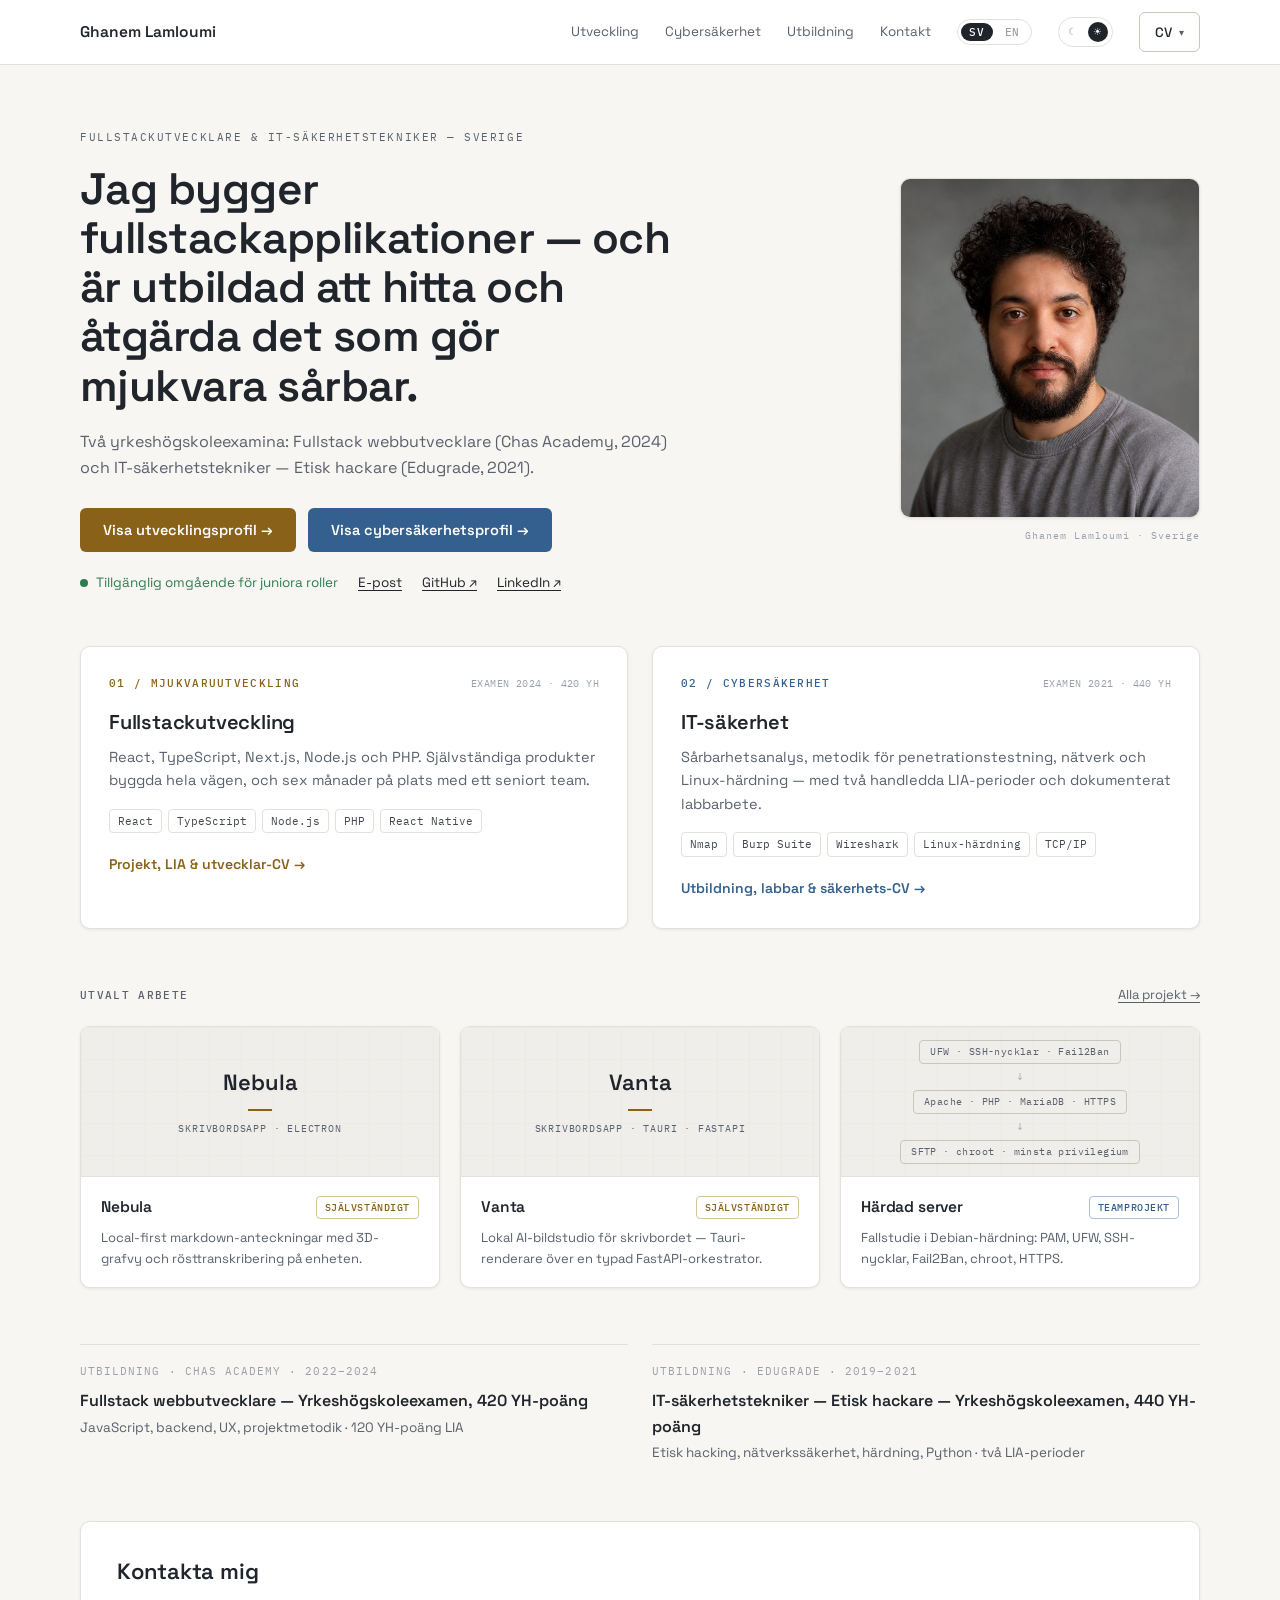
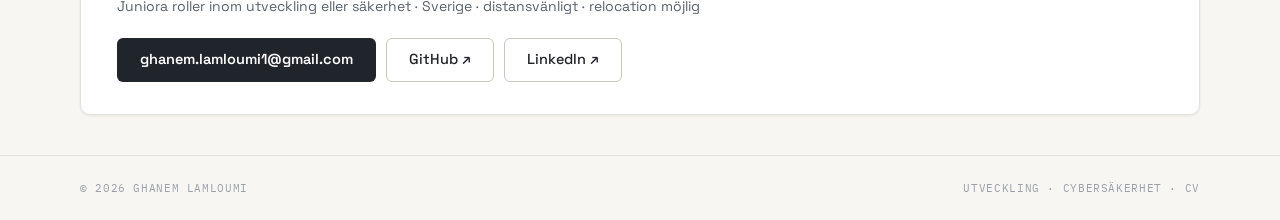
<file: index.html>
<!DOCTYPE html>
<html lang="sv" data-lang="sv" data-theme="dark">
<head>
<meta charset="utf-8">
<meta name="viewport" content="width=device-width, initial-scale=1">
<title data-en="Ghanem Lamloumi — Full-Stack Developer &amp; IT Security Technician">Ghanem Lamloumi — Fullstackutvecklare &amp; IT-säkerhetstekniker</title>
<meta name="description"
      content="Ghanem Lamloumi — fullstackutvecklare och IT-säkerhetstekniker i Sverige. Två yrkeshögskoleexamina, självständiga produkter byggda hela vägen och handledd säkerhetsutbildning."
      data-en="Ghanem Lamloumi — full-stack developer and IT security technician in Sweden. Two Higher Vocational Education diplomas, independent products built end to end, and supervised security training.">
<link rel="canonical" href="https://ghanemla.github.io/">

<meta property="og:type" content="website">
<meta property="og:site_name" content="Ghanem Lamloumi">
<meta property="og:url" content="https://ghanemla.github.io/">
<meta property="og:title" content="Ghanem Lamloumi — Fullstackutvecklare &amp; IT-säkerhetstekniker">
<meta property="og:description" content="Jag bygger fullstackapplikationer — och är utbildad att hitta och åtgärda det som gör mjukvara sårbar.">
<meta property="og:image" content="https://ghanemla.github.io/assets/og-image.png">
<meta property="og:image:width" content="1200">
<meta property="og:image:height" content="630">
<meta property="og:locale" content="sv_SE">
<meta property="og:locale:alternate" content="en_GB">
<meta name="twitter:card" content="summary_large_image">
<meta name="twitter:title" content="Ghanem Lamloumi — Fullstackutvecklare &amp; IT-säkerhetstekniker">
<meta name="twitter:description" content="Jag bygger fullstackapplikationer — och är utbildad att hitta och åtgärda det som gör mjukvara sårbar.">
<meta name="twitter:image" content="https://ghanemla.github.io/assets/og-image.png">

<link rel="icon" href="/assets/favicon.svg" type="image/svg+xml">
<link rel="apple-touch-icon" href="/assets/GL_logo.png">

<script>
/* Apply the saved theme and language before first paint — no flash. */
(function () {
  var el = document.documentElement;
  try {
    var savedTheme = localStorage.getItem('theme');
    el.setAttribute('data-theme', (savedTheme === 'light' || savedTheme === 'dark')
      ? savedTheme
      : (window.matchMedia && window.matchMedia('(prefers-color-scheme: light)').matches ? 'light' : 'dark'));
  } catch (e) {
    el.setAttribute('data-theme', 'dark');
  }
  try {
    var savedLang = localStorage.getItem('lang');
    if (savedLang === 'en' || savedLang === 'sv') {
      el.setAttribute('data-lang', savedLang);
      el.setAttribute('lang', savedLang);
    }
  } catch (e) { /* Swedish stays the default */ }
})();
</script>

<link rel="preconnect" href="https://fonts.googleapis.com">
<link rel="preconnect" href="https://fonts.gstatic.com" crossorigin>
<link rel="stylesheet" href="https://fonts.googleapis.com/css2?family=IBM+Plex+Mono:wght@400;500&family=Space+Grotesk:wght@400;500;600&display=swap">
<link rel="stylesheet" href="/styles.css">
</head>
<body>
<a class="skip-link" href="#main"><span lang="sv">Hoppa till innehåll</span><span lang="en">Skip to content</span></a>

<header class="site-header">
  <nav class="container nav" aria-label="Huvudmeny" data-aria-en="Main">
    <a class="nav__brand" href="/">Ghanem Lamloumi</a>

    <div class="nav__group">
      <ul class="nav__links">
        <li><a class="nav__link" href="/development/"><span lang="sv">Utveckling</span><span lang="en">Development</span></a></li>
        <li><a class="nav__link" href="/cybersecurity/"><span lang="sv">Cybersäkerhet</span><span lang="en">Cybersecurity</span></a></li>
        <li><a class="nav__link" href="#education"><span lang="sv">Utbildning</span><span lang="en">Education</span></a></li>
        <li><a class="nav__link" href="#contact"><span lang="sv">Kontakt</span><span lang="en">Contact</span></a></li>
      </ul>

      <button class="lang-toggle" type="button" data-lang-toggle aria-label="Byt till engelska">
        <span class="lang-toggle__opt lang-toggle__opt--sv" aria-hidden="true">SV</span>
        <span class="lang-toggle__opt lang-toggle__opt--en" aria-hidden="true">EN</span>
      </button>

      <button class="theme-toggle" type="button" data-theme-toggle aria-pressed="false">
        <span class="visually-hidden"><span lang="sv">Ljust tema</span><span lang="en">Light theme</span></span>
        <span class="theme-toggle__opt theme-toggle__opt--dark" aria-hidden="true">☾</span>
        <span class="theme-toggle__opt theme-toggle__opt--light" aria-hidden="true">☀</span>
      </button>

      <div class="menu menu--desktop">
        <button class="menu__button" type="button" data-menu-button aria-expanded="false" aria-controls="cv-menu">
          CV <span class="menu__caret" aria-hidden="true">▾</span>
        </button>
        <div class="menu__list" id="cv-menu" data-menu-panel hidden>
          <p class="menu__group"><span lang="sv">Utvecklare</span><span lang="en">Developer</span></p>
          <a class="menu__item" href="/assets/cv/ghanem-lamloumi-developer-cv-sv.pdf"><span lang="sv">Utvecklar-CV — svenska (PDF)</span><span lang="en">Developer CV — Swedish (PDF)</span></a>
          <a class="menu__item" href="/assets/cv/ghanem-lamloumi-developer-cv-en.pdf"><span lang="sv">Utvecklar-CV — engelska (PDF)</span><span lang="en">Developer CV — English (PDF)</span></a>
          <p class="menu__group"><span lang="sv">Cybersäkerhet</span><span lang="en">Cybersecurity</span></p>
          <a class="menu__item" href="/assets/cv/ghanem-lamloumi-cybersecurity-cv-sv.pdf"><span lang="sv">Cybersäkerhets-CV — svenska (PDF)</span><span lang="en">Cybersecurity CV — Swedish (PDF)</span></a>
          <a class="menu__item" href="/assets/cv/ghanem-lamloumi-cybersecurity-cv-en.pdf"><span lang="sv">Cybersäkerhets-CV — engelska (PDF)</span><span lang="en">Cybersecurity CV — English (PDF)</span></a>
        </div>
      </div>

      <button class="nav__toggle" type="button" data-nav-toggle aria-expanded="false" aria-controls="mobile-nav">
        <span class="visually-hidden"><span lang="sv">Meny</span><span lang="en">Menu</span></span>
        <span aria-hidden="true"></span>
        <span aria-hidden="true"></span>
      </button>
    </div>
  </nav>

  <div class="container nav__mobile" id="mobile-nav" data-nav-panel hidden>
    <a href="/development/"><span lang="sv">Utveckling</span><span lang="en">Development</span></a>
    <a href="/cybersecurity/"><span lang="sv">Cybersäkerhet</span><span lang="en">Cybersecurity</span></a>
    <a href="#education"><span lang="sv">Utbildning</span><span lang="en">Education</span></a>
    <a href="#contact"><span lang="sv">Kontakt</span><span lang="en">Contact</span></a>
    <span class="nav__mobile-label">CV</span>
    <a href="/assets/cv/ghanem-lamloumi-developer-cv-sv.pdf"><span lang="sv">Utvecklar-CV — svenska (PDF)</span><span lang="en">Developer CV — Swedish (PDF)</span></a>
    <a href="/assets/cv/ghanem-lamloumi-developer-cv-en.pdf"><span lang="sv">Utvecklar-CV — engelska (PDF)</span><span lang="en">Developer CV — English (PDF)</span></a>
    <a href="/assets/cv/ghanem-lamloumi-cybersecurity-cv-sv.pdf"><span lang="sv">Cybersäkerhets-CV — svenska (PDF)</span><span lang="en">Cybersecurity CV — Swedish (PDF)</span></a>
    <a href="/assets/cv/ghanem-lamloumi-cybersecurity-cv-en.pdf"><span lang="sv">Cybersäkerhets-CV — engelska (PDF)</span><span lang="en">Cybersecurity CV — English (PDF)</span></a>
  </div>
</header>

<main id="main">

  <!-- ---------------- Hero ---------------- -->
  <section class="container hero">
    <div>
      <p class="hero__kicker"><span lang="sv">Fullstackutvecklare &amp; IT-säkerhetstekniker — Sverige</span><span lang="en">Full-stack developer &amp; IT security technician — Sweden</span></p>

      <div class="portrait__mobile">
        <img src="/assets/Ghanem.jpg" alt="Porträtt av Ghanem Lamloumi" data-alt-en="Portrait of Ghanem Lamloumi" width="76" height="76">
        <div>
          <p class="hero__kicker"><span lang="sv">Fullstackutvecklare &amp;<br>IT-säkerhetstekniker</span><span lang="en">Full-stack developer &amp;<br>IT security technician</span></p>
          <p class="availability"><span lang="sv">Tillgänglig · Sverige</span><span lang="en">Available · Sweden</span></p>
        </div>
      </div>

      <h1 class="hero__title"><span lang="sv">Jag bygger fullstackapplikationer — och är utbildad att hitta och åtgärda det som gör mjukvara sårbar.</span><span lang="en">I build full-stack applications — and I&#8217;m trained to find and fix what makes software vulnerable.</span></h1>
      <p class="hero__support"><span lang="sv">Två yrkeshögskoleexamina: Fullstack webbutvecklare (Chas Academy, 2024) och IT-säkerhetstekniker — Etisk hackare (Edugrade, 2021).</span><span lang="en">Two Higher Vocational Education diplomas: Full-Stack Web Developer (Chas Academy, 2024) and IT Security Technician — Ethical Hacker (Edugrade, 2021).</span></p>

      <div class="hero__actions">
        <a class="btn btn--dev" href="/development/"><span lang="sv">Visa utvecklingsprofil →</span><span lang="en">View development profile →</span></a>
        <a class="btn btn--sec" href="/cybersecurity/"><span lang="sv">Visa cybersäkerhetsprofil →</span><span lang="en">View cybersecurity profile →</span></a>
      </div>

      <div class="hero__inline">
        <span class="availability"><span lang="sv">Tillgänglig omgående för juniora roller</span><span lang="en">Available immediately for junior roles</span></span>
        <a class="link" href="mailto:ghanem.lamloumi1@gmail.com"><span lang="sv">E-post</span><span lang="en">Email</span></a>
        <a class="link" href="https://github.com/Ghanemla" target="_blank" rel="noopener">GitHub ↗</a>
        <a class="link" href="https://www.linkedin.com/in/ghanem-lamloumi" target="_blank" rel="noopener">LinkedIn ↗</a>
      </div>
    </div>

    <div class="portrait">
      <img class="portrait__img" src="/assets/Ghanem.jpg" alt="Porträtt av Ghanem Lamloumi" data-alt-en="Portrait of Ghanem Lamloumi" width="300" height="340">
      <p class="portrait__caption">Ghanem Lamloumi · <span lang="sv">Sverige</span><span lang="en">Sweden</span></p>
    </div>
  </section>

  <!-- ---------------- Pathways ---------------- -->
  <section class="container pathways" aria-label="Karriärvägar" data-aria-en="Career pathways">
    <article class="card pathway path-dev">
      <div class="pathway__head">
        <h2 class="label label--dev"><span lang="sv">01 / Mjukvaruutveckling</span><span lang="en">01 / Software development</span></h2>
        <span class="pathway__meta"><span lang="sv">EXAMEN 2024 · 420 YH</span><span lang="en">DIPLOMA 2024 · 420 YH</span></span>
      </div>
      <h3 class="pathway__title"><span lang="sv">Fullstackutveckling</span><span lang="en">Full-stack development</span></h3>
      <p class="pathway__body"><span lang="sv">React, TypeScript, Next.js, Node.js och PHP. Självständiga produkter byggda hela vägen, och sex månader på plats med ett seniort team.</span><span lang="en">React, TypeScript, Next.js, Node.js and PHP. Independent products built end to end, and six months on-site with a senior team.</span></p>
      <div class="chips">
        <span class="chip">React</span>
        <span class="chip">TypeScript</span>
        <span class="chip">Node.js</span>
        <span class="chip">PHP</span>
        <span class="chip">React Native</span>
      </div>
      <a class="link--accent" href="/development/"><span lang="sv">Projekt, LIA &amp; utvecklar-CV →</span><span lang="en">Projects, internship &amp; developer CV →</span></a>
    </article>

    <article class="card pathway path-sec">
      <div class="pathway__head">
        <h2 class="label label--sec"><span lang="sv">02 / Cybersäkerhet</span><span lang="en">02 / Cybersecurity</span></h2>
        <span class="pathway__meta"><span lang="sv">EXAMEN 2021 · 440 YH</span><span lang="en">DIPLOMA 2021 · 440 YH</span></span>
      </div>
      <h3 class="pathway__title"><span lang="sv">IT-säkerhet</span><span lang="en">IT security</span></h3>
      <p class="pathway__body"><span lang="sv">Sårbarhetsanalys, metodik för penetrationstestning, nätverk och Linux-härdning — med två handledda LIA-perioder och dokumenterat labbarbete.</span><span lang="en">Vulnerability analysis, penetration-testing methodology, networking and Linux hardening — with two supervised internships and documented lab work.</span></p>
      <div class="chips">
        <span class="chip">Nmap</span>
        <span class="chip">Burp Suite</span>
        <span class="chip">Wireshark</span>
        <span class="chip"><span lang="sv">Linux-härdning</span><span lang="en">Linux hardening</span></span>
        <span class="chip">TCP/IP</span>
      </div>
      <a class="link--accent" href="/cybersecurity/"><span lang="sv">Utbildning, labbar &amp; säkerhets-CV →</span><span lang="en">Training, labs &amp; security CV →</span></a>
    </article>
  </section>

  <!-- ---------------- Selected work ---------------- -->
  <section class="container section--bottom" aria-labelledby="selected-work">
    <div class="section-head">
      <h2 class="label" id="selected-work"><span lang="sv">Utvalt arbete</span><span lang="en">Selected work</span></h2>
      <a class="link link--quiet" href="/development/"><span lang="sv">Alla projekt →</span><span lang="en">All projects →</span></a>
    </div>

    <div class="work-grid">
      <article class="card work-card path-dev">
        <div class="cover cover--sm">
          <span class="cover__name">Nebula</span>
          <span class="cover__rule"></span>
          <span class="cover__meta"><span lang="sv">Skrivbordsapp · Electron</span><span lang="en">Desktop app · Electron</span></span>
        </div>
        <div class="work-card__body">
          <div class="work-card__head">
            <h3 class="work-card__title">Nebula</h3>
            <span class="badge badge--dev"><span lang="sv">Självständigt</span><span lang="en">Independent</span></span>
          </div>
          <p class="work-card__desc"><span lang="sv">Local-first markdown-anteckningar med 3D-grafvy och rösttranskribering på enheten.</span><span lang="en">Local-first markdown notes with a 3D graph view and on-device voice transcription.</span></p>
        </div>
      </article>

      <article class="card work-card path-dev">
        <div class="cover cover--sm">
          <span class="cover__name">Vanta</span>
          <span class="cover__rule"></span>
          <span class="cover__meta"><span lang="sv">Skrivbordsapp · Tauri · FastAPI</span><span lang="en">Desktop app · Tauri · FastAPI</span></span>
        </div>
        <div class="work-card__body">
          <div class="work-card__head">
            <h3 class="work-card__title">Vanta</h3>
            <span class="badge badge--dev"><span lang="sv">Självständigt</span><span lang="en">Independent</span></span>
          </div>
          <p class="work-card__desc"><span lang="sv">Lokal AI-bildstudio för skrivbordet — Tauri-renderare över en typad FastAPI-orkestrator.</span><span lang="en">Local-only AI-image desktop studio — Tauri renderer over a typed FastAPI orchestrator.</span></p>
        </div>
      </article>

      <article class="card work-card path-sec">
        <div class="cover cover--sm cover--diagram">
          <span class="cover__box"><span lang="sv">UFW · SSH-nycklar · Fail2Ban</span><span lang="en">UFW · SSH keys · Fail2Ban</span></span>
          <span class="cover__arrow" aria-hidden="true">↓</span>
          <span class="cover__box">Apache · PHP · MariaDB · HTTPS</span>
          <span class="cover__arrow" aria-hidden="true">↓</span>
          <span class="cover__box"><span lang="sv">SFTP · chroot · minsta privilegium</span><span lang="en">SFTP · chroot · least privilege</span></span>
        </div>
        <div class="work-card__body">
          <div class="work-card__head">
            <h3 class="work-card__title"><span lang="sv">Härdad server</span><span lang="en">Hardened server</span></h3>
            <span class="badge badge--sec"><span lang="sv">Teamprojekt</span><span lang="en">Team project</span></span>
          </div>
          <p class="work-card__desc"><span lang="sv">Fallstudie i Debian-härdning: PAM, UFW, SSH-nycklar, Fail2Ban, chroot, HTTPS.</span><span lang="en">Debian hardening case study: PAM, UFW, SSH keys, Fail2Ban, chroot, HTTPS.</span></p>
        </div>
      </article>
    </div>

    <div class="work-list">
      <div class="work-list__row">
        <div>
          <p class="work-list__title">Nebula</p>
          <p class="work-list__desc"><span lang="sv">Local-first anteckningar · 3D-graf · Electron</span><span lang="en">Local-first notes · 3D graph · Electron</span></p>
        </div>
        <span class="badge badge--dev"><span lang="sv">Självständigt</span><span lang="en">Independent</span></span>
      </div>
      <div class="work-list__row">
        <div>
          <p class="work-list__title">Vanta</p>
          <p class="work-list__desc"><span lang="sv">Lokal AI-studio · Tauri · FastAPI</span><span lang="en">Local AI studio · Tauri · FastAPI</span></p>
        </div>
        <span class="badge badge--dev"><span lang="sv">Självständigt</span><span lang="en">Independent</span></span>
      </div>
      <div class="work-list__row">
        <div>
          <p class="work-list__title"><span lang="sv">Härdad server</span><span lang="en">Hardened server</span></p>
          <p class="work-list__desc">Debian · PAM · UFW · Fail2Ban</p>
        </div>
        <span class="badge badge--sec">Team</span>
      </div>
    </div>
  </section>

  <!-- ---------------- Education ---------------- -->
  <section class="container education" id="education" aria-labelledby="education-heading">
    <h2 class="visually-hidden" id="education-heading"><span lang="sv">Utbildning</span><span lang="en">Education</span></h2>

    <div class="education__item">
      <p class="meta"><span lang="sv">Utbildning · Chas Academy · 2022–2024</span><span lang="en">Education · Chas Academy · 2022–2024</span></p>
      <strong class="education__title"><span lang="sv">Fullstack webbutvecklare — Yrkeshögskoleexamen, 420 YH-poäng</span><span lang="en">Full-Stack Web Developer — HVE Diploma, 420 YH</span></strong>
      <span class="education__detail"><span lang="sv">JavaScript, backend, UX, projektmetodik · 120 YH-poäng LIA</span><span lang="en">JavaScript, backend, UX, project methodology · 120 YH internship</span></span>
    </div>

    <div class="education__item">
      <p class="meta"><span lang="sv">Utbildning · Edugrade · 2019–2021</span><span lang="en">Education · Edugrade · 2019–2021</span></p>
      <strong class="education__title"><span lang="sv">IT-säkerhetstekniker — Etisk hackare — Yrkeshögskoleexamen, 440 YH-poäng</span><span lang="en">IT Security Technician — Ethical Hacker — HVE Diploma, 440 YH</span></strong>
      <span class="education__detail"><span lang="sv">Etisk hacking, nätverkssäkerhet, härdning, Python · två LIA-perioder</span><span lang="en">Ethical hacking, network security, hardening, Python · two internships</span></span>
    </div>
  </section>

  <!-- ---------------- Contact ---------------- -->
  <section class="container" id="contact" aria-labelledby="contact-heading">
    <div class="card contact-panel">
      <div>
        <h2 class="contact-panel__title" id="contact-heading"><span lang="sv">Kontakta mig</span><span lang="en">Get in touch</span></h2>
        <p class="contact-panel__sub"><span lang="sv">Juniora roller inom utveckling eller säkerhet · Sverige · distansvänligt · relocation möjlig</span><span lang="en">Junior development or security roles · Sweden · remote-friendly · relocation possible</span></p>
      </div>
      <div class="contact-panel__actions">
        <a class="btn btn--neutral" href="mailto:ghanem.lamloumi1@gmail.com">ghanem.lamloumi1@gmail.com</a>
        <a class="btn btn--outline" href="https://github.com/Ghanemla" target="_blank" rel="noopener">GitHub ↗</a>
        <a class="btn btn--outline" href="https://www.linkedin.com/in/ghanem-lamloumi" target="_blank" rel="noopener">LinkedIn ↗</a>
      </div>
    </div>
  </section>

</main>

<footer class="site-footer">
  <div class="container site-footer__inner">
    <span>© 2026 Ghanem Lamloumi</span>
    <span><span lang="sv">Utveckling · Cybersäkerhet · CV</span><span lang="en">Development · Cybersecurity · CV</span></span>
  </div>
</footer>

<script src="/main.js" defer></script>
</body>
</html>
</file>
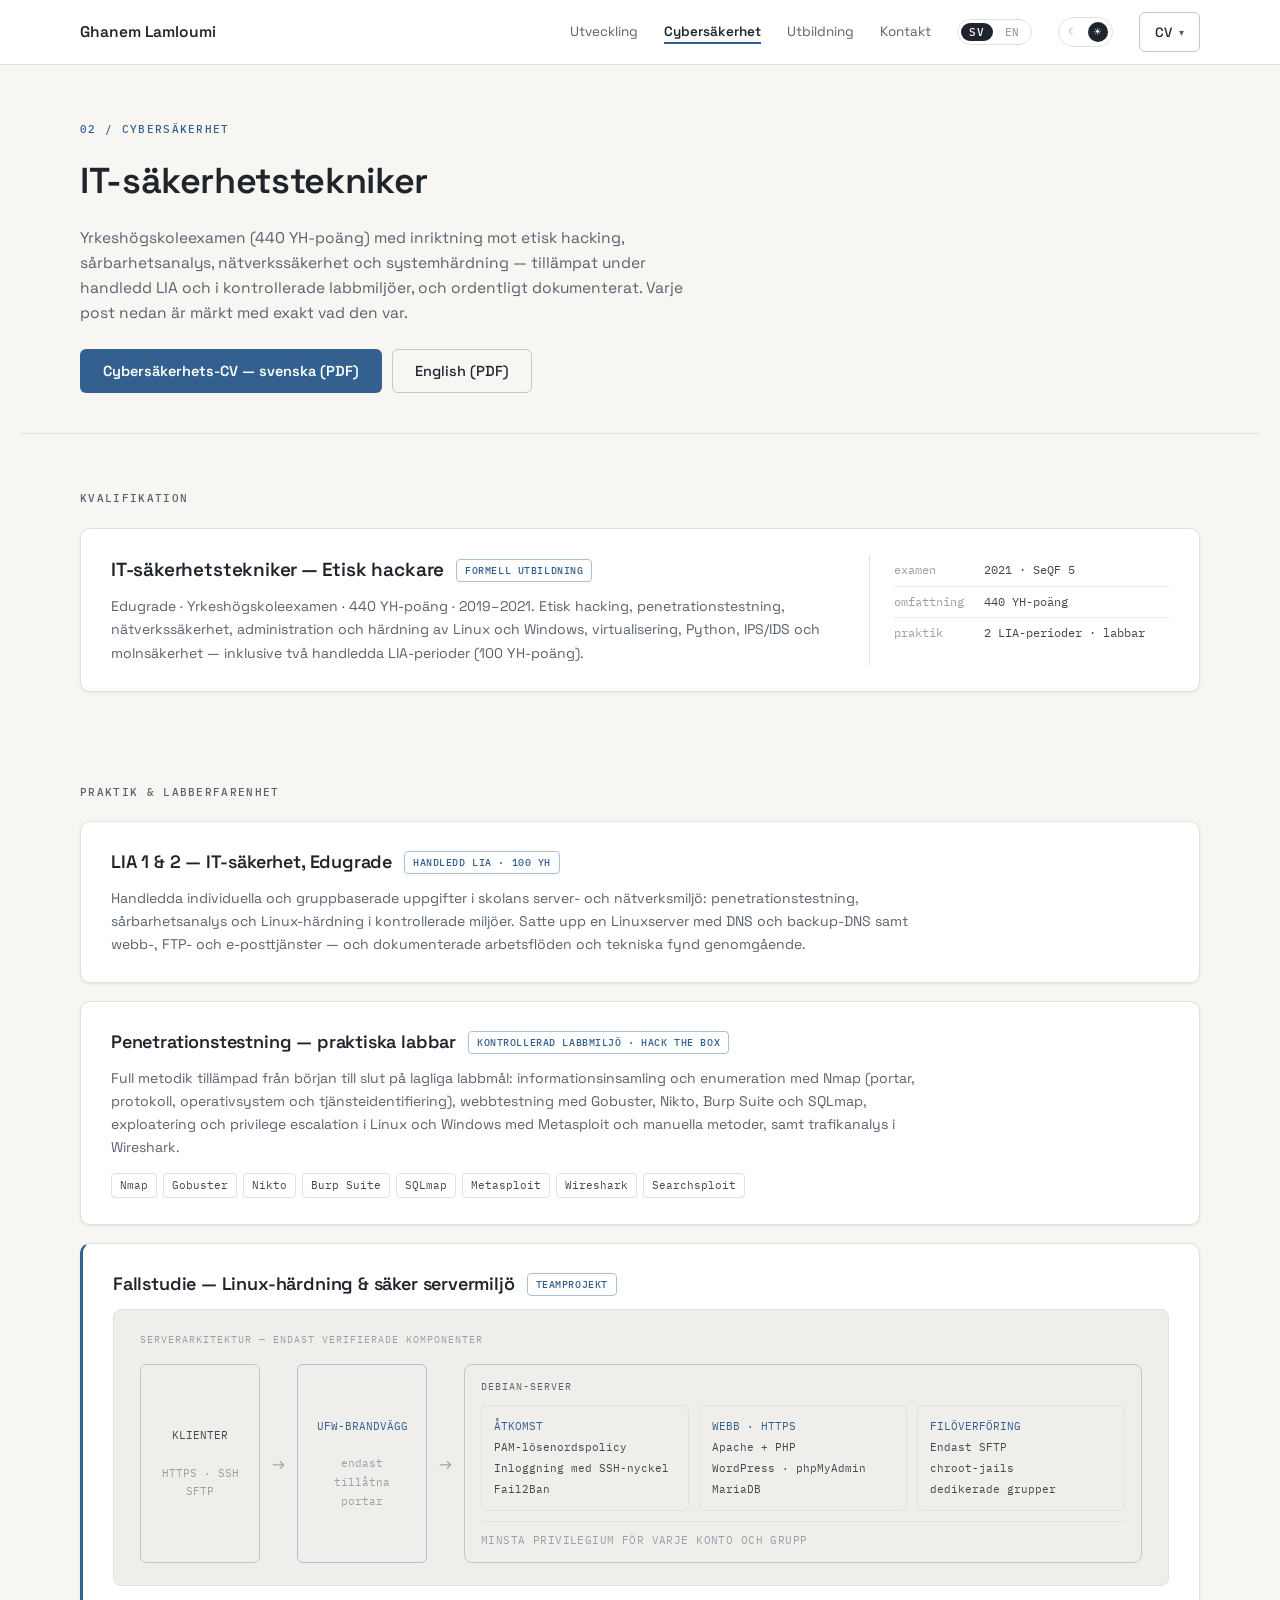
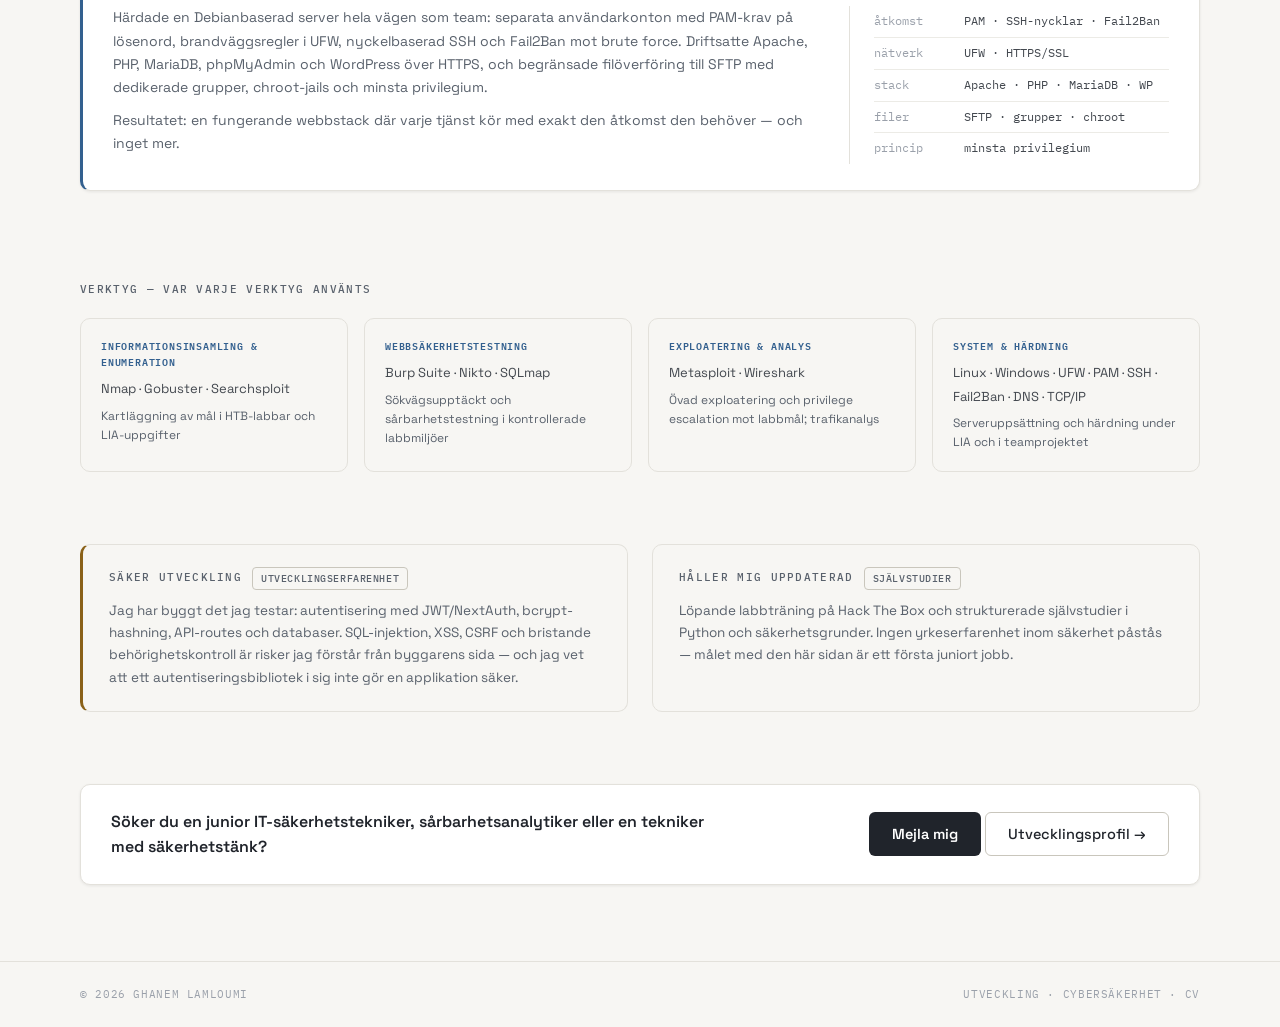
<file: cybersecurity/index.html>
<!DOCTYPE html>
<html lang="sv" data-lang="sv" data-theme="dark">
<head>
<meta charset="utf-8">
<meta name="viewport" content="width=device-width, initial-scale=1">
<title data-en="Cybersecurity — Ghanem Lamloumi, IT Security Technician">Cybersäkerhet — Ghanem Lamloumi, IT-säkerhetstekniker</title>
<meta name="description"
      content="IT-säkerhetstekniker i Sverige: yrkeshögskoleexamen på 440 YH-poäng inom etisk hacking, sårbarhetsanalys, nätverkssäkerhet och systemhärdning — tillämpat under handledd LIA och i kontrollerade labbmiljöer."
      data-en="IT Security Technician in Sweden: a 440 YH Higher Vocational Education diploma in ethical hacking, vulnerability analysis, network security and system hardening, practised in supervised internships and controlled labs.">
<link rel="canonical" href="https://ghanemla.github.io/cybersecurity/">

<meta property="og:type" content="profile">
<meta property="og:site_name" content="Ghanem Lamloumi">
<meta property="og:url" content="https://ghanemla.github.io/cybersecurity/">
<meta property="og:title" content="Cybersäkerhet — Ghanem Lamloumi, IT-säkerhetstekniker">
<meta property="og:description" content="Etisk hacking, sårbarhetsanalys, nätverkssäkerhet och systemhärdning — tillämpat under handledd LIA och i kontrollerade labbmiljöer, och ordentligt dokumenterat.">
<meta property="og:image" content="https://ghanemla.github.io/assets/og-image.png">
<meta property="og:image:width" content="1200">
<meta property="og:image:height" content="630">
<meta property="og:locale" content="sv_SE">
<meta property="og:locale:alternate" content="en_GB">
<meta name="twitter:card" content="summary_large_image">
<meta name="twitter:title" content="Cybersäkerhet — Ghanem Lamloumi, IT-säkerhetstekniker">
<meta name="twitter:description" content="Etisk hacking, sårbarhetsanalys, nätverkssäkerhet och systemhärdning — tillämpat under handledd LIA och i kontrollerade labbmiljöer, och ordentligt dokumenterat.">
<meta name="twitter:image" content="https://ghanemla.github.io/assets/og-image.png">

<link rel="icon" href="/assets/favicon.svg" type="image/svg+xml">
<link rel="apple-touch-icon" href="/assets/GL_logo.png">

<script>
/* Apply the saved theme and language before first paint — no flash. */
(function () {
  var el = document.documentElement;
  try {
    var savedTheme = localStorage.getItem('theme');
    el.setAttribute('data-theme', (savedTheme === 'light' || savedTheme === 'dark')
      ? savedTheme
      : (window.matchMedia && window.matchMedia('(prefers-color-scheme: light)').matches ? 'light' : 'dark'));
  } catch (e) {
    el.setAttribute('data-theme', 'dark');
  }
  try {
    var savedLang = localStorage.getItem('lang');
    if (savedLang === 'en' || savedLang === 'sv') {
      el.setAttribute('data-lang', savedLang);
      el.setAttribute('lang', savedLang);
    }
  } catch (e) { /* Swedish stays the default */ }
})();
</script>

<link rel="preconnect" href="https://fonts.googleapis.com">
<link rel="preconnect" href="https://fonts.gstatic.com" crossorigin>
<link rel="stylesheet" href="https://fonts.googleapis.com/css2?family=IBM+Plex+Mono:wght@400;500&family=Space+Grotesk:wght@400;500;600&display=swap">
<link rel="stylesheet" href="/styles.css">
</head>
<body class="path-sec">
<a class="skip-link" href="#main"><span lang="sv">Hoppa till innehåll</span><span lang="en">Skip to content</span></a>

<header class="site-header">
  <nav class="container nav" aria-label="Huvudmeny" data-aria-en="Main">
    <a class="nav__brand" href="/">Ghanem Lamloumi</a>

    <div class="nav__group">
      <ul class="nav__links">
        <li><a class="nav__link" href="/development/"><span lang="sv">Utveckling</span><span lang="en">Development</span></a></li>
        <li><a class="nav__link" href="/cybersecurity/" aria-current="page"><span lang="sv">Cybersäkerhet</span><span lang="en">Cybersecurity</span></a></li>
        <li><a class="nav__link" href="/#education"><span lang="sv">Utbildning</span><span lang="en">Education</span></a></li>
        <li><a class="nav__link" href="/#contact"><span lang="sv">Kontakt</span><span lang="en">Contact</span></a></li>
      </ul>

      <button class="lang-toggle" type="button" data-lang-toggle aria-label="Byt till engelska">
        <span class="lang-toggle__opt lang-toggle__opt--sv" aria-hidden="true">SV</span>
        <span class="lang-toggle__opt lang-toggle__opt--en" aria-hidden="true">EN</span>
      </button>

      <button class="theme-toggle" type="button" data-theme-toggle aria-pressed="false">
        <span class="visually-hidden"><span lang="sv">Ljust tema</span><span lang="en">Light theme</span></span>
        <span class="theme-toggle__opt theme-toggle__opt--dark" aria-hidden="true">☾</span>
        <span class="theme-toggle__opt theme-toggle__opt--light" aria-hidden="true">☀</span>
      </button>

      <div class="menu menu--desktop">
        <button class="menu__button" type="button" data-menu-button aria-expanded="false" aria-controls="cv-menu">
          CV <span class="menu__caret" aria-hidden="true">▾</span>
        </button>
        <div class="menu__list" id="cv-menu" data-menu-panel hidden>
          <p class="menu__group"><span lang="sv">Utvecklare</span><span lang="en">Developer</span></p>
          <a class="menu__item" href="/assets/cv/ghanem-lamloumi-developer-cv-sv.pdf"><span lang="sv">Utvecklar-CV — svenska (PDF)</span><span lang="en">Developer CV — Swedish (PDF)</span></a>
          <a class="menu__item" href="/assets/cv/ghanem-lamloumi-developer-cv-en.pdf"><span lang="sv">Utvecklar-CV — engelska (PDF)</span><span lang="en">Developer CV — English (PDF)</span></a>
          <p class="menu__group"><span lang="sv">Cybersäkerhet</span><span lang="en">Cybersecurity</span></p>
          <a class="menu__item" href="/assets/cv/ghanem-lamloumi-cybersecurity-cv-sv.pdf"><span lang="sv">Cybersäkerhets-CV — svenska (PDF)</span><span lang="en">Cybersecurity CV — Swedish (PDF)</span></a>
          <a class="menu__item" href="/assets/cv/ghanem-lamloumi-cybersecurity-cv-en.pdf"><span lang="sv">Cybersäkerhets-CV — engelska (PDF)</span><span lang="en">Cybersecurity CV — English (PDF)</span></a>
        </div>
      </div>

      <button class="nav__toggle" type="button" data-nav-toggle aria-expanded="false" aria-controls="mobile-nav">
        <span class="visually-hidden"><span lang="sv">Meny</span><span lang="en">Menu</span></span>
        <span aria-hidden="true"></span>
        <span aria-hidden="true"></span>
      </button>
    </div>
  </nav>

  <div class="container nav__mobile" id="mobile-nav" data-nav-panel hidden>
    <a href="/development/"><span lang="sv">Utveckling</span><span lang="en">Development</span></a>
    <a href="/cybersecurity/" aria-current="page"><span lang="sv">Cybersäkerhet</span><span lang="en">Cybersecurity</span></a>
    <a href="/#education"><span lang="sv">Utbildning</span><span lang="en">Education</span></a>
    <a href="/#contact"><span lang="sv">Kontakt</span><span lang="en">Contact</span></a>
    <span class="nav__mobile-label">CV</span>
    <a href="/assets/cv/ghanem-lamloumi-developer-cv-sv.pdf"><span lang="sv">Utvecklar-CV — svenska (PDF)</span><span lang="en">Developer CV — Swedish (PDF)</span></a>
    <a href="/assets/cv/ghanem-lamloumi-developer-cv-en.pdf"><span lang="sv">Utvecklar-CV — engelska (PDF)</span><span lang="en">Developer CV — English (PDF)</span></a>
    <a href="/assets/cv/ghanem-lamloumi-cybersecurity-cv-sv.pdf"><span lang="sv">Cybersäkerhets-CV — svenska (PDF)</span><span lang="en">Cybersecurity CV — Swedish (PDF)</span></a>
    <a href="/assets/cv/ghanem-lamloumi-cybersecurity-cv-en.pdf"><span lang="sv">Cybersäkerhets-CV — engelska (PDF)</span><span lang="en">Cybersecurity CV — English (PDF)</span></a>
  </div>
</header>

<main id="main">

  <!-- ---------------- Page hero ---------------- -->
  <section class="container page-hero">
    <p class="label label--sec"><span lang="sv">02 / Cybersäkerhet</span><span lang="en">02 / Cybersecurity</span></p>
    <h1 class="page-hero__title"><span lang="sv">IT-säkerhetstekniker</span><span lang="en">IT Security Technician</span></h1>
    <p class="page-hero__lede"><span lang="sv">Yrkeshögskoleexamen (440 YH-poäng) med inriktning mot etisk hacking, sårbarhetsanalys, nätverkssäkerhet och systemhärdning — tillämpat under handledd LIA och i kontrollerade labbmiljöer, och ordentligt dokumenterat. Varje post nedan är märkt med exakt vad den var.</span><span lang="en">Higher Vocational Education diploma (440 YH points) with a focus on ethical hacking, vulnerability analysis, network security and system hardening — practised in supervised internships and controlled labs, and documented properly. Every entry below is labelled with exactly what it was.</span></p>

    <div class="page-hero__actions" lang="sv">
      <a class="btn btn--sec" href="/assets/cv/ghanem-lamloumi-cybersecurity-cv-sv.pdf">Cybersäkerhets-CV — svenska (PDF)</a>
      <a class="btn btn--outline" href="/assets/cv/ghanem-lamloumi-cybersecurity-cv-en.pdf">English (PDF)</a>
    </div>
    <div class="page-hero__actions" lang="en">
      <a class="btn btn--sec" href="/assets/cv/ghanem-lamloumi-cybersecurity-cv-en.pdf">Cybersecurity CV — English (PDF)</a>
      <a class="btn btn--outline" href="/assets/cv/ghanem-lamloumi-cybersecurity-cv-sv.pdf">Svenska (PDF)</a>
    </div>
  </section>

  <!-- ---------------- Qualification ---------------- -->
  <section class="container section" aria-labelledby="qualification">
    <h2 class="label section__label" id="qualification"><span lang="sv">Kvalifikation</span><span lang="en">Qualification</span></h2>

    <div class="card qualification">
      <div>
        <div class="sec-entry__head">
          <h3 class="qualification__title"><span lang="sv">IT-säkerhetstekniker — Etisk hackare</span><span lang="en">IT Security Technician — Ethical Hacker</span></h3>
          <span class="badge badge--sec"><span lang="sv">Formell utbildning</span><span lang="en">Formal education</span></span>
        </div>
        <p class="sec-entry__body"><span lang="sv">Edugrade · Yrkeshögskoleexamen · 440 YH-poäng · 2019–2021. Etisk hacking, penetrationstestning, nätverkssäkerhet, administration och härdning av Linux och Windows, virtualisering, Python, IPS/IDS och molnsäkerhet — inklusive två handledda LIA-perioder (100 YH-poäng).</span><span lang="en">Edugrade · Higher Vocational Education Diploma · 440 YH points · 2019–2021. Ethical hacking, penetration testing, network security, Linux &amp; Windows administration and hardening, virtualisation, Python, IPS/IDS and cloud security — including two supervised internship periods (100 YH points).</span></p>
      </div>
      <div class="specs specs--aside">
        <div class="specs__row"><span class="specs__key specs__key--wide"><span lang="sv">examen</span><span lang="en">diploma</span></span><span>2021 · SeQF 5</span></div>
        <div class="specs__row"><span class="specs__key specs__key--wide"><span lang="sv">omfattning</span><span lang="en">scope</span></span><span><span lang="sv">440 YH-poäng</span><span lang="en">440 YH points</span></span></div>
        <div class="specs__row"><span class="specs__key specs__key--wide"><span lang="sv">praktik</span><span lang="en">practice</span></span><span><span lang="sv">2 LIA-perioder · labbar</span><span lang="en">2 internships · labs</span></span></div>
      </div>
    </div>
  </section>

  <!-- ---------------- Practical training ---------------- -->
  <section class="container section--tight" aria-labelledby="practical-training">
    <h2 class="label section__label" id="practical-training"><span lang="sv">Praktik &amp; labberfarenhet</span><span lang="en">Practical training &amp; lab experience</span></h2>

    <article class="card sec-entry">
      <div class="sec-entry__head">
        <h3 class="sec-entry__title"><span lang="sv">LIA 1 &amp; 2 — IT-säkerhet, Edugrade</span><span lang="en">Internships 1 &amp; 2 — IT security, Edugrade</span></h3>
        <span class="badge badge--sec"><span lang="sv">Handledd LIA · 100 YH</span><span lang="en">Supervised internship · 100 YH</span></span>
      </div>
      <p class="sec-entry__body"><span lang="sv">Handledda individuella och gruppbaserade uppgifter i skolans server- och nätverksmiljö: penetrationstestning, sårbarhetsanalys och Linux-härdning i kontrollerade miljöer. Satte upp en Linuxserver med DNS och backup-DNS samt webb-, FTP- och e-posttjänster — och dokumenterade arbetsflöden och tekniska fynd genomgående.</span><span lang="en">Supervised individual and group assignments in the school&#8217;s server and network environment: penetration testing, vulnerability analysis and Linux hardening in controlled settings. Built a Linux server with DNS and backup DNS plus web, FTP and email services — documenting workflows and technical findings throughout.</span></p>
    </article>

    <article class="card sec-entry">
      <div class="sec-entry__head">
        <h3 class="sec-entry__title"><span lang="sv">Penetrationstestning — praktiska labbar</span><span lang="en">Penetration-testing labs</span></h3>
        <span class="badge badge--sec"><span lang="sv">Kontrollerad labbmiljö · Hack The Box</span><span lang="en">Controlled lab · Hack The Box</span></span>
      </div>
      <p class="sec-entry__body"><span lang="sv">Full metodik tillämpad från början till slut på lagliga labbmål: informationsinsamling och enumeration med Nmap (portar, protokoll, operativsystem och tjänsteidentifiering), webbtestning med Gobuster, Nikto, Burp Suite och SQLmap, exploatering och privilege escalation i Linux och Windows med Metasploit och manuella metoder, samt trafikanalys i Wireshark.</span><span lang="en">Full methodology practised end to end on legal lab targets: reconnaissance and enumeration with Nmap (ports, protocols, OS and service identification), web testing with Gobuster, Nikto, Burp Suite and SQLmap, exploitation and privilege escalation on Linux and Windows with Metasploit and manual techniques, and traffic analysis in Wireshark.</span></p>
      <div class="chips chips--spaced">
        <span class="chip">Nmap</span>
        <span class="chip">Gobuster</span>
        <span class="chip">Nikto</span>
        <span class="chip">Burp Suite</span>
        <span class="chip">SQLmap</span>
        <span class="chip">Metasploit</span>
        <span class="chip">Wireshark</span>
        <span class="chip">Searchsploit</span>
      </div>
    </article>

    <!-- Case study -->
    <article class="card card--accent-sec sec-entry">
      <div class="sec-entry__head">
        <h3 class="sec-entry__title"><span lang="sv">Fallstudie — Linux-härdning &amp; säker servermiljö</span><span lang="en">Case study — Linux hardening &amp; secure server environment</span></h3>
        <span class="badge badge--sec"><span lang="sv">Teamprojekt</span><span lang="en">Team project</span></span>
      </div>

      <figure class="diagram">
        <figcaption class="diagram__caption"><span lang="sv">Serverarkitektur — endast verifierade komponenter</span><span lang="en">Server architecture — verified components only</span></figcaption>
        <div class="diagram__flow">
          <div class="diagram__node diagram__node--clients">
            <span lang="sv">KLIENTER</span><span lang="en">CLIENTS</span><br><small>HTTPS · SSH<br>SFTP</small>
          </div>
          <div class="diagram__arrow" aria-hidden="true"><span>→</span></div>
          <div class="diagram__node diagram__node--firewall">
            <span lang="sv">UFW-BRANDVÄGG</span><span lang="en">UFW FIREWALL</span><br><small><span lang="sv">endast tillåtna<br>portar</span><span lang="en">allow-listed<br>ports only</span></small>
          </div>
          <div class="diagram__arrow" aria-hidden="true"><span>→</span></div>
          <div class="diagram__server">
            <p class="diagram__server-label"><span lang="sv">Debian-server</span><span lang="en">Debian server</span></p>
            <div class="diagram__cols">
              <div class="diagram__col">
                <span class="diagram__col-title"><span lang="sv">ÅTKOMST</span><span lang="en">ACCESS</span></span><br>
                <span lang="sv">PAM-lösenordspolicy<br>Inloggning med SSH-nyckel<br>Fail2Ban</span><span lang="en">PAM password policy<br>SSH key-only login<br>Fail2Ban</span>
              </div>
              <div class="diagram__col">
                <span class="diagram__col-title"><span lang="sv">WEBB · HTTPS</span><span lang="en">WEB · HTTPS</span></span><br>
                Apache + PHP<br>WordPress · phpMyAdmin<br>MariaDB
              </div>
              <div class="diagram__col">
                <span class="diagram__col-title"><span lang="sv">FILÖVERFÖRING</span><span lang="en">FILE TRANSFER</span></span><br>
                <span lang="sv">Endast SFTP<br>chroot-jails<br>dedikerade grupper</span><span lang="en">SFTP only<br>chroot jails<br>dedicated groups</span>
              </div>
            </div>
            <p class="diagram__foot"><span lang="sv">Minsta privilegium för varje konto och grupp</span><span lang="en">Least-privilege permissions for every account and group</span></p>
          </div>
        </div>
      </figure>

      <div class="case-split">
        <div>
          <p class="sec-entry__body"><span lang="sv">Härdade en Debianbaserad server hela vägen som team: separata användarkonton med PAM-krav på lösenord, brandväggsregler i UFW, nyckelbaserad SSH och Fail2Ban mot brute force. Driftsatte Apache, PHP, MariaDB, phpMyAdmin och WordPress över HTTPS, och begränsade filöverföring till SFTP med dedikerade grupper, chroot-jails och minsta privilegium.</span><span lang="en">Hardened a Debian-based server end to end as a team: separate user accounts with PAM password requirements, UFW firewall rules, key-based SSH and Fail2Ban against brute force. Deployed Apache, PHP, MariaDB, phpMyAdmin and WordPress over HTTPS, and restricted file transfer to SFTP with dedicated groups, chroot jails and least-privilege permissions.</span></p>
          <p class="sec-entry__body"><span lang="sv">Resultatet: en fungerande webbstack där varje tjänst kör med exakt den åtkomst den behöver — och inget mer.</span><span lang="en">The result: a functioning full web stack where every service runs with exactly the access it needs — and nothing more.</span></p>
        </div>
        <div class="specs specs--aside">
          <div class="specs__row"><span class="specs__key specs__key--wide"><span lang="sv">åtkomst</span><span lang="en">access</span></span><span><span lang="sv">PAM · SSH-nycklar · Fail2Ban</span><span lang="en">PAM · SSH keys · Fail2Ban</span></span></div>
          <div class="specs__row"><span class="specs__key specs__key--wide"><span lang="sv">nätverk</span><span lang="en">network</span></span><span>UFW · HTTPS/SSL</span></div>
          <div class="specs__row"><span class="specs__key specs__key--wide">stack</span><span>Apache · PHP · MariaDB · WP</span></div>
          <div class="specs__row"><span class="specs__key specs__key--wide"><span lang="sv">filer</span><span lang="en">files</span></span><span><span lang="sv">SFTP · grupper · chroot</span><span lang="en">SFTP · groups · chroot</span></span></div>
          <div class="specs__row"><span class="specs__key specs__key--wide"><span lang="sv">princip</span><span lang="en">principle</span></span><span><span lang="sv">minsta privilegium</span><span lang="en">least privilege</span></span></div>
        </div>
      </div>
    </article>
  </section>

  <!-- ---------------- Toolset ---------------- -->
  <section class="container section--tight" aria-labelledby="toolset">
    <h2 class="label section__label" id="toolset"><span lang="sv">Verktyg — var varje verktyg använts</span><span lang="en">Toolset — where each tool was used</span></h2>

    <div class="tool-grid">
      <article class="card card--flat tool-card">
        <h3 class="tool-card__label"><span lang="sv">Informationsinsamling &amp; enumeration</span><span lang="en">Recon &amp; enumeration</span></h3>
        <p class="tool-card__list">Nmap · Gobuster · Searchsploit</p>
        <p class="tool-card__where"><span lang="sv">Kartläggning av mål i HTB-labbar och LIA-uppgifter</span><span lang="en">Target mapping in HTB labs and internship assignments</span></p>
      </article>

      <article class="card card--flat tool-card">
        <h3 class="tool-card__label"><span lang="sv">Webbsäkerhetstestning</span><span lang="en">Web-security testing</span></h3>
        <p class="tool-card__list">Burp Suite · Nikto · SQLmap</p>
        <p class="tool-card__where"><span lang="sv">Sökvägsupptäckt och sårbarhetstestning i kontrollerade labbmiljöer</span><span lang="en">Path discovery and vulnerability testing in controlled labs</span></p>
      </article>

      <article class="card card--flat tool-card">
        <h3 class="tool-card__label"><span lang="sv">Exploatering &amp; analys</span><span lang="en">Exploitation &amp; analysis</span></h3>
        <p class="tool-card__list">Metasploit · Wireshark</p>
        <p class="tool-card__where"><span lang="sv">Övad exploatering och privilege escalation mot labbmål; trafikanalys</span><span lang="en">Exploitation practice and privesc on lab targets; traffic analysis</span></p>
      </article>

      <article class="card card--flat tool-card">
        <h3 class="tool-card__label"><span lang="sv">System &amp; härdning</span><span lang="en">Systems &amp; hardening</span></h3>
        <p class="tool-card__list">Linux · Windows · UFW · PAM · SSH · Fail2Ban · DNS · TCP/IP</p>
        <p class="tool-card__where"><span lang="sv">Serveruppsättning och härdning under LIA och i teamprojektet</span><span lang="en">Server builds and hardening in internships and the team project</span></p>
      </article>
    </div>
  </section>

  <!-- ---------------- Context notes ---------------- -->
  <section class="container section--tight note-grid" aria-label="Sammanhang" data-aria-en="Context">
    <article class="card card--flat card--accent-dev note">
      <div class="note__head">
        <h2 class="label"><span lang="sv">Säker utveckling</span><span lang="en">Security-aware development</span></h2>
        <span class="badge"><span lang="sv">Utvecklingserfarenhet</span><span lang="en">Development experience</span></span>
      </div>
      <p class="note__body"><span lang="sv">Jag har byggt det jag testar: autentisering med JWT/NextAuth, bcrypt-hashning, API-routes och databaser. SQL-injektion, XSS, CSRF och bristande behörighetskontroll är risker jag förstår från byggarens sida — och jag vet att ett autentiseringsbibliotek i sig inte gör en applikation säker.</span><span lang="en">I&#8217;ve built what I test: JWT/NextAuth authentication, bcrypt hashing, API routes and databases. SQL injection, XSS, CSRF and broken access control are risks I understand from the builder&#8217;s side — and I know an auth library alone doesn&#8217;t make an application secure.</span></p>
    </article>

    <article class="card card--flat note">
      <div class="note__head">
        <h2 class="label"><span lang="sv">Håller mig uppdaterad</span><span lang="en">Keeping current</span></h2>
        <span class="badge"><span lang="sv">Självstudier</span><span lang="en">Independent learning</span></span>
      </div>
      <p class="note__body"><span lang="sv">Löpande labbträning på Hack The Box och strukturerade självstudier i Python och säkerhetsgrunder. Ingen yrkeserfarenhet inom säkerhet påstås — målet med den här sidan är ett första juniort jobb.</span><span lang="en">Ongoing lab practice on Hack The Box and structured self-study in Python and security fundamentals. No professional security employment is claimed — the goal of this page is a first junior role.</span></p>
    </article>
  </section>

  <!-- ---------------- CTA ---------------- -->
  <section class="container section--tight">
    <div class="card cta-panel">
      <p class="cta-panel__title"><span lang="sv">Söker du en junior IT-säkerhetstekniker, sårbarhetsanalytiker eller en tekniker med säkerhetstänk?</span><span lang="en">Looking for a junior IT-security technician, vulnerability analyst or security-minded technical professional?</span></p>
      <div class="cta-panel__actions">
        <a class="btn btn--neutral" href="mailto:ghanem.lamloumi1@gmail.com"><span lang="sv">Mejla mig</span><span lang="en">Email me</span></a>
        <a class="btn btn--outline" href="/development/"><span lang="sv">Utvecklingsprofil →</span><span lang="en">Development profile →</span></a>
      </div>
    </div>
  </section>

</main>

<footer class="site-footer">
  <div class="container site-footer__inner">
    <span>© 2026 Ghanem Lamloumi</span>
    <span><span lang="sv">Utveckling · Cybersäkerhet · CV</span><span lang="en">Development · Cybersecurity · CV</span></span>
  </div>
</footer>

<script src="/main.js" defer></script>
</body>
</html>
</file>
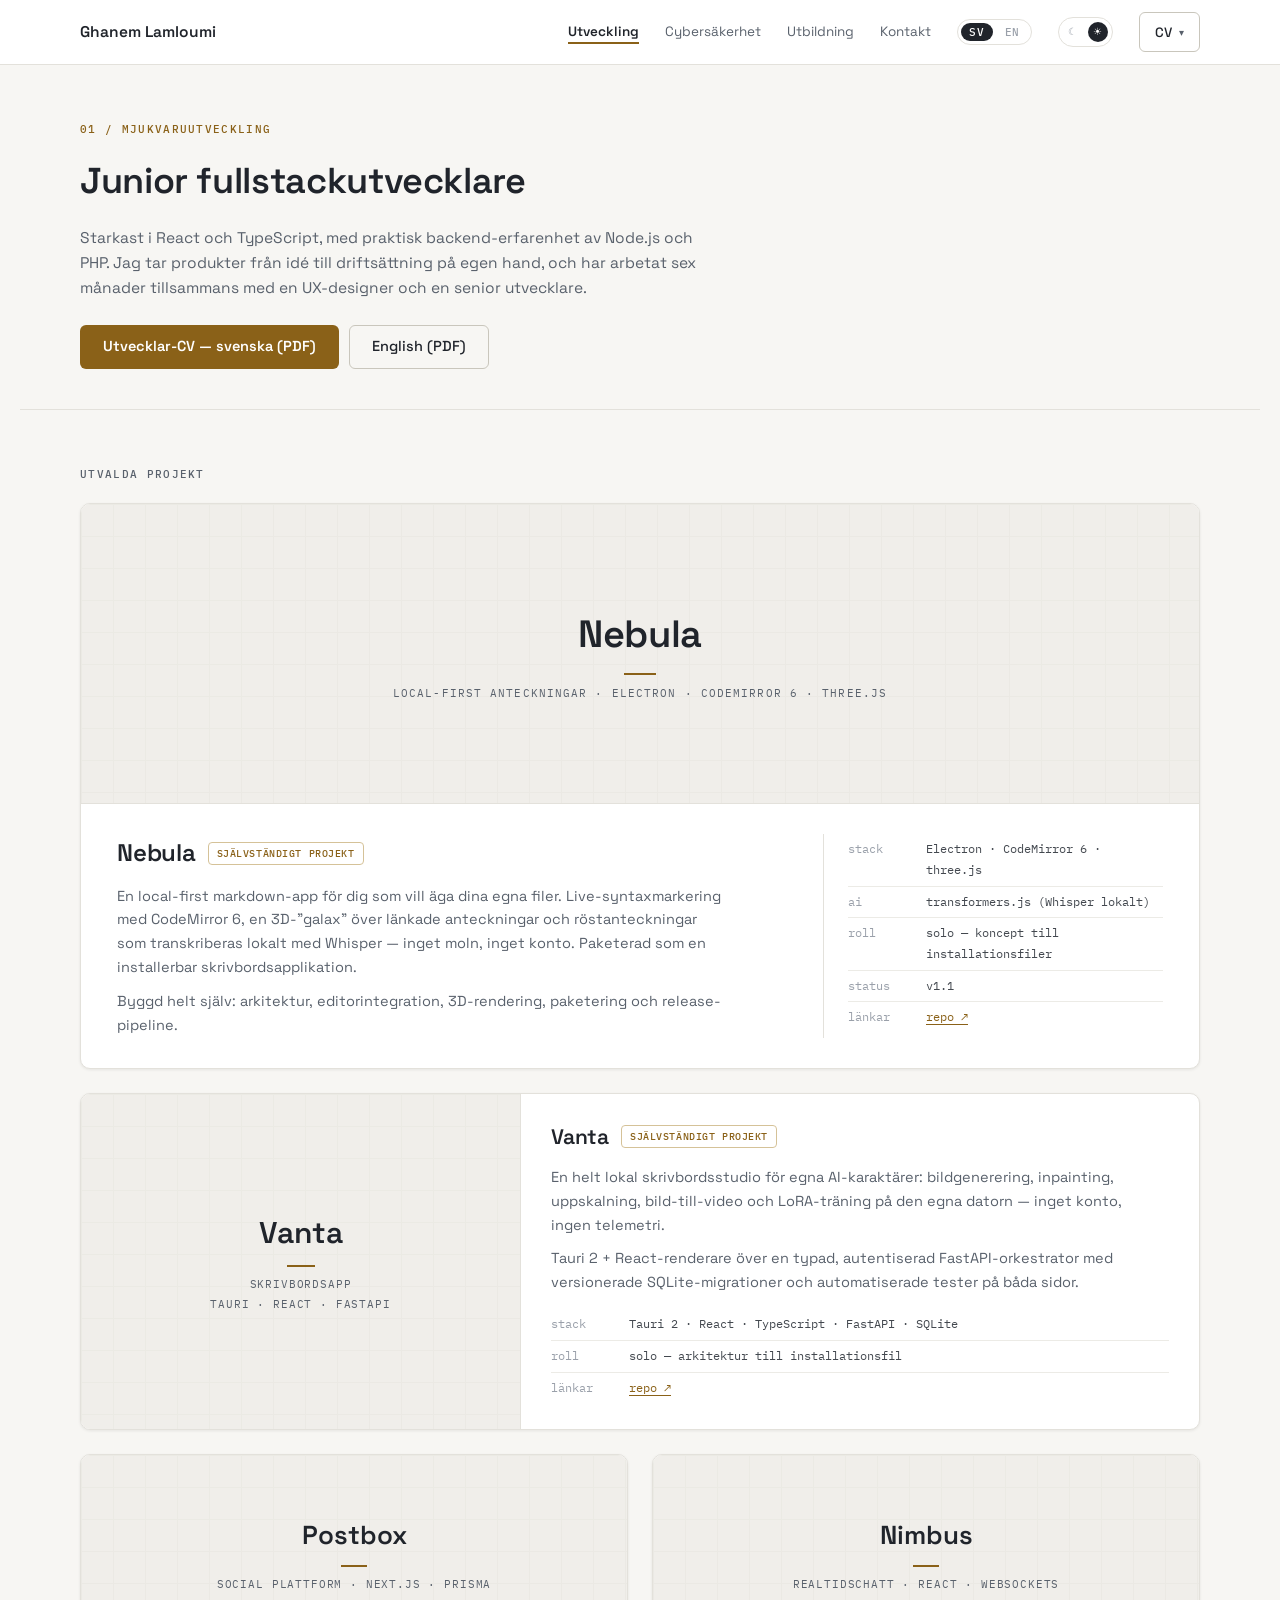
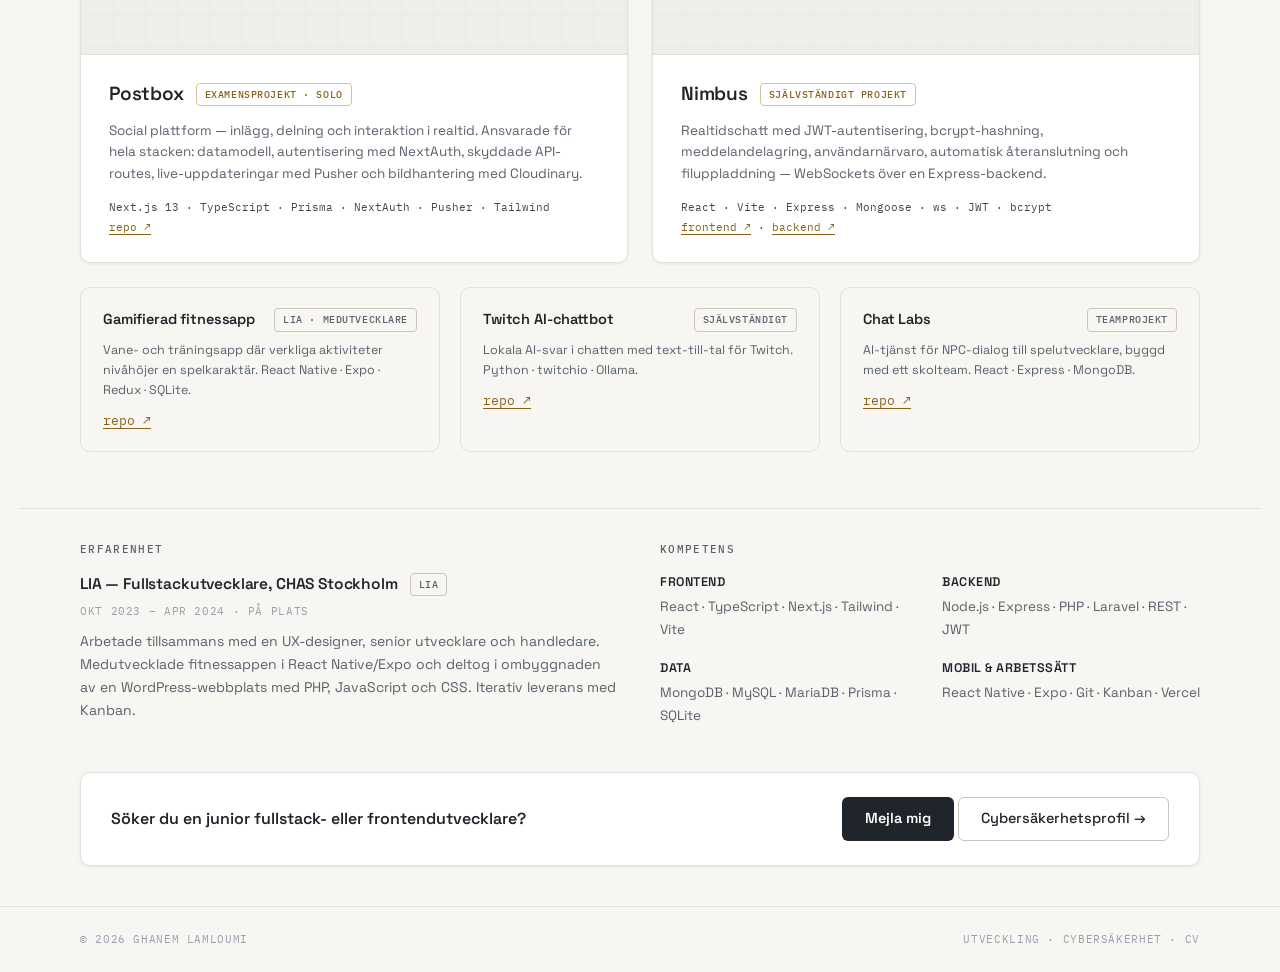
<file: development/index.html>
<!DOCTYPE html>
<html lang="sv" data-lang="sv" data-theme="dark">
<head>
<meta charset="utf-8">
<meta name="viewport" content="width=device-width, initial-scale=1">
<title data-en="Development — Ghanem Lamloumi, junior full-stack developer">Utveckling — Ghanem Lamloumi, junior fullstackutvecklare</title>
<meta name="description"
      content="Junior fullstackutvecklare i Sverige: React, TypeScript, Node.js och PHP. Självständiga skrivbords- och webbprodukter, sex månaders LIA och yrkeshögskoleexamen från Chas Academy."
      data-en="Junior full-stack developer in Sweden: React, TypeScript, Node.js and PHP. Independent desktop and web products, a six-month internship, and a Higher Vocational Education diploma from Chas Academy.">
<link rel="canonical" href="https://ghanemla.github.io/development/">

<meta property="og:type" content="profile">
<meta property="og:site_name" content="Ghanem Lamloumi">
<meta property="og:url" content="https://ghanemla.github.io/development/">
<meta property="og:title" content="Utveckling — Ghanem Lamloumi, junior fullstackutvecklare">
<meta property="og:description" content="React, TypeScript, Node.js och PHP. Självständiga produkter byggda hela vägen, plus sex månader med ett seniort team.">
<meta property="og:image" content="https://ghanemla.github.io/assets/og-image.png">
<meta property="og:image:width" content="1200">
<meta property="og:image:height" content="630">
<meta property="og:locale" content="sv_SE">
<meta property="og:locale:alternate" content="en_GB">
<meta name="twitter:card" content="summary_large_image">
<meta name="twitter:title" content="Utveckling — Ghanem Lamloumi, junior fullstackutvecklare">
<meta name="twitter:description" content="React, TypeScript, Node.js och PHP. Självständiga produkter byggda hela vägen, plus sex månader med ett seniort team.">
<meta name="twitter:image" content="https://ghanemla.github.io/assets/og-image.png">

<link rel="icon" href="/assets/favicon.svg" type="image/svg+xml">
<link rel="apple-touch-icon" href="/assets/GL_logo.png">

<script>
/* Apply the saved theme and language before first paint — no flash. */
(function () {
  var el = document.documentElement;
  try {
    var savedTheme = localStorage.getItem('theme');
    el.setAttribute('data-theme', (savedTheme === 'light' || savedTheme === 'dark')
      ? savedTheme
      : (window.matchMedia && window.matchMedia('(prefers-color-scheme: light)').matches ? 'light' : 'dark'));
  } catch (e) {
    el.setAttribute('data-theme', 'dark');
  }
  try {
    var savedLang = localStorage.getItem('lang');
    if (savedLang === 'en' || savedLang === 'sv') {
      el.setAttribute('data-lang', savedLang);
      el.setAttribute('lang', savedLang);
    }
  } catch (e) { /* Swedish stays the default */ }
})();
</script>

<link rel="preconnect" href="https://fonts.googleapis.com">
<link rel="preconnect" href="https://fonts.gstatic.com" crossorigin>
<link rel="stylesheet" href="https://fonts.googleapis.com/css2?family=IBM+Plex+Mono:wght@400;500&family=Space+Grotesk:wght@400;500;600&display=swap">
<link rel="stylesheet" href="/styles.css">
</head>
<body class="path-dev">
<a class="skip-link" href="#main"><span lang="sv">Hoppa till innehåll</span><span lang="en">Skip to content</span></a>

<header class="site-header">
  <nav class="container nav" aria-label="Huvudmeny" data-aria-en="Main">
    <a class="nav__brand" href="/">Ghanem Lamloumi</a>

    <div class="nav__group">
      <ul class="nav__links">
        <li><a class="nav__link" href="/development/" aria-current="page"><span lang="sv">Utveckling</span><span lang="en">Development</span></a></li>
        <li><a class="nav__link" href="/cybersecurity/"><span lang="sv">Cybersäkerhet</span><span lang="en">Cybersecurity</span></a></li>
        <li><a class="nav__link" href="/#education"><span lang="sv">Utbildning</span><span lang="en">Education</span></a></li>
        <li><a class="nav__link" href="/#contact"><span lang="sv">Kontakt</span><span lang="en">Contact</span></a></li>
      </ul>

      <button class="lang-toggle" type="button" data-lang-toggle aria-label="Byt till engelska">
        <span class="lang-toggle__opt lang-toggle__opt--sv" aria-hidden="true">SV</span>
        <span class="lang-toggle__opt lang-toggle__opt--en" aria-hidden="true">EN</span>
      </button>

      <button class="theme-toggle" type="button" data-theme-toggle aria-pressed="false">
        <span class="visually-hidden"><span lang="sv">Ljust tema</span><span lang="en">Light theme</span></span>
        <span class="theme-toggle__opt theme-toggle__opt--dark" aria-hidden="true">☾</span>
        <span class="theme-toggle__opt theme-toggle__opt--light" aria-hidden="true">☀</span>
      </button>

      <div class="menu menu--desktop">
        <button class="menu__button" type="button" data-menu-button aria-expanded="false" aria-controls="cv-menu">
          CV <span class="menu__caret" aria-hidden="true">▾</span>
        </button>
        <div class="menu__list" id="cv-menu" data-menu-panel hidden>
          <p class="menu__group"><span lang="sv">Utvecklare</span><span lang="en">Developer</span></p>
          <a class="menu__item" href="/assets/cv/ghanem-lamloumi-developer-cv-sv.pdf"><span lang="sv">Utvecklar-CV — svenska (PDF)</span><span lang="en">Developer CV — Swedish (PDF)</span></a>
          <a class="menu__item" href="/assets/cv/ghanem-lamloumi-developer-cv-en.pdf"><span lang="sv">Utvecklar-CV — engelska (PDF)</span><span lang="en">Developer CV — English (PDF)</span></a>
          <p class="menu__group"><span lang="sv">Cybersäkerhet</span><span lang="en">Cybersecurity</span></p>
          <a class="menu__item" href="/assets/cv/ghanem-lamloumi-cybersecurity-cv-sv.pdf"><span lang="sv">Cybersäkerhets-CV — svenska (PDF)</span><span lang="en">Cybersecurity CV — Swedish (PDF)</span></a>
          <a class="menu__item" href="/assets/cv/ghanem-lamloumi-cybersecurity-cv-en.pdf"><span lang="sv">Cybersäkerhets-CV — engelska (PDF)</span><span lang="en">Cybersecurity CV — English (PDF)</span></a>
        </div>
      </div>

      <button class="nav__toggle" type="button" data-nav-toggle aria-expanded="false" aria-controls="mobile-nav">
        <span class="visually-hidden"><span lang="sv">Meny</span><span lang="en">Menu</span></span>
        <span aria-hidden="true"></span>
        <span aria-hidden="true"></span>
      </button>
    </div>
  </nav>

  <div class="container nav__mobile" id="mobile-nav" data-nav-panel hidden>
    <a href="/development/" aria-current="page"><span lang="sv">Utveckling</span><span lang="en">Development</span></a>
    <a href="/cybersecurity/"><span lang="sv">Cybersäkerhet</span><span lang="en">Cybersecurity</span></a>
    <a href="/#education"><span lang="sv">Utbildning</span><span lang="en">Education</span></a>
    <a href="/#contact"><span lang="sv">Kontakt</span><span lang="en">Contact</span></a>
    <span class="nav__mobile-label">CV</span>
    <a href="/assets/cv/ghanem-lamloumi-developer-cv-sv.pdf"><span lang="sv">Utvecklar-CV — svenska (PDF)</span><span lang="en">Developer CV — Swedish (PDF)</span></a>
    <a href="/assets/cv/ghanem-lamloumi-developer-cv-en.pdf"><span lang="sv">Utvecklar-CV — engelska (PDF)</span><span lang="en">Developer CV — English (PDF)</span></a>
    <a href="/assets/cv/ghanem-lamloumi-cybersecurity-cv-sv.pdf"><span lang="sv">Cybersäkerhets-CV — svenska (PDF)</span><span lang="en">Cybersecurity CV — Swedish (PDF)</span></a>
    <a href="/assets/cv/ghanem-lamloumi-cybersecurity-cv-en.pdf"><span lang="sv">Cybersäkerhets-CV — engelska (PDF)</span><span lang="en">Cybersecurity CV — English (PDF)</span></a>
  </div>
</header>

<main id="main">

  <!-- ---------------- Page hero ---------------- -->
  <section class="container page-hero">
    <p class="label label--dev"><span lang="sv">01 / Mjukvaruutveckling</span><span lang="en">01 / Software development</span></p>
    <h1 class="page-hero__title"><span lang="sv">Junior fullstackutvecklare</span><span lang="en">Junior full-stack developer</span></h1>
    <p class="page-hero__lede"><span lang="sv">Starkast i React och TypeScript, med praktisk backend-erfarenhet av Node.js och PHP. Jag tar produkter från idé till driftsättning på egen hand, och har arbetat sex månader tillsammans med en UX-designer och en senior utvecklare.</span><span lang="en">Strongest in React and TypeScript, with working backend experience in Node.js and PHP. I take products from idea to deployment on my own, and I&#8217;ve spent six months embedded with a UX designer and senior developer.</span></p>

    <div class="page-hero__actions" lang="sv">
      <a class="btn btn--dev" href="/assets/cv/ghanem-lamloumi-developer-cv-sv.pdf">Utvecklar-CV — svenska (PDF)</a>
      <a class="btn btn--outline" href="/assets/cv/ghanem-lamloumi-developer-cv-en.pdf">English (PDF)</a>
    </div>
    <div class="page-hero__actions" lang="en">
      <a class="btn btn--dev" href="/assets/cv/ghanem-lamloumi-developer-cv-en.pdf">Developer CV — English (PDF)</a>
      <a class="btn btn--outline" href="/assets/cv/ghanem-lamloumi-developer-cv-sv.pdf">Svenska (PDF)</a>
    </div>
  </section>

  <!-- ---------------- Featured projects ---------------- -->
  <section class="container section" aria-labelledby="featured-projects">
    <h2 class="label section__label" id="featured-projects"><span lang="sv">Utvalda projekt</span><span lang="en">Featured projects</span></h2>

    <!-- Nebula -->
    <article class="card project">
      <div class="cover cover--lg">
        <span class="cover__name">Nebula</span>
        <span class="cover__rule"></span>
        <span class="cover__meta"><span lang="sv">Local-first anteckningar · Electron · CodeMirror 6 · three.js</span><span lang="en">Local-first notes · Electron · CodeMirror 6 · three.js</span></span>
      </div>
      <div class="project__split">
        <div>
          <div class="project__head">
            <h3 class="project__title">Nebula</h3>
            <span class="badge badge--dev"><span lang="sv">Självständigt projekt</span><span lang="en">Independent project</span></span>
          </div>
          <p class="project__body"><span lang="sv">En local-first markdown-app för dig som vill äga dina egna filer. Live-syntaxmarkering med CodeMirror 6, en 3D-&#8221;galax&#8221; över länkade anteckningar och röstanteckningar som transkriberas lokalt med Whisper — inget moln, inget konto. Paketerad som en installerbar skrivbordsapplikation.</span><span lang="en">A local-first markdown note app for people who want to own their files. Live syntax highlighting with CodeMirror 6, a 3D &#8220;galaxy&#8221; graph of linked notes, and voice notes transcribed on-device with Whisper — no cloud, no account. Packaged as an installable desktop application.</span></p>
          <p class="project__body"><span lang="sv">Byggd helt själv: arkitektur, editorintegration, 3D-rendering, paketering och release-pipeline.</span><span lang="en">Built alone: architecture, editor integration, 3D rendering, packaging and release pipeline.</span></p>
        </div>
        <div class="specs specs--aside">
          <div class="specs__row"><span class="specs__key">stack</span><span>Electron · CodeMirror 6 · three.js</span></div>
          <div class="specs__row"><span class="specs__key">ai</span><span><span lang="sv">transformers.js (Whisper lokalt)</span><span lang="en">transformers.js (on-device Whisper)</span></span></div>
          <div class="specs__row"><span class="specs__key"><span lang="sv">roll</span><span lang="en">role</span></span><span><span lang="sv">solo — koncept till installationsfiler</span><span lang="en">solo — concept to installers</span></span></div>
          <div class="specs__row"><span class="specs__key">status</span><span>v1.1</span></div>
          <div class="specs__row"><span class="specs__key"><span lang="sv">länkar</span><span lang="en">links</span></span><span><a class="link--mono" href="https://github.com/Ghanemla/Nebula" target="_blank" rel="noopener"><span lang="sv">repo ↗</span><span lang="en">repository ↗</span></a></span></div>
        </div>
      </div>
    </article>

    <!-- Vanta -->
    <article class="card project project--side">
      <div class="cover">
        <span class="cover__name">Vanta</span>
        <span class="cover__rule"></span>
        <span class="cover__meta"><span lang="sv">Skrivbordsapp<br>Tauri · React · FastAPI</span><span lang="en">Desktop app<br>Tauri · React · FastAPI</span></span>
      </div>
      <div class="project__pane">
        <div class="project__head">
          <h3 class="project__title">Vanta</h3>
          <span class="badge badge--dev"><span lang="sv">Självständigt projekt</span><span lang="en">Independent project</span></span>
        </div>
        <p class="project__body"><span lang="sv">En helt lokal skrivbordsstudio för egna AI-karaktärer: bildgenerering, inpainting, uppskalning, bild-till-video och LoRA-träning på den egna datorn — inget konto, ingen telemetri.</span><span lang="en">A local-only desktop studio for original AI characters: on-device image generation, inpainting, upscaling, image-to-video and LoRA training — no account, no telemetry, everything on the user&#8217;s machine.</span></p>
        <p class="project__body"><span lang="sv">Tauri 2 + React-renderare över en typad, autentiserad FastAPI-orkestrator med versionerade SQLite-migrationer och automatiserade tester på båda sidor.</span><span lang="en">Tauri 2 + React renderer over a typed, authenticated FastAPI orchestrator with versioned SQLite migrations and automated tests on both sides.</span></p>
        <div class="specs specs--inline">
          <div class="specs__row"><span class="specs__key">stack</span><span>Tauri 2 · React · TypeScript · FastAPI · SQLite</span></div>
          <div class="specs__row"><span class="specs__key"><span lang="sv">roll</span><span lang="en">role</span></span><span><span lang="sv">solo — arkitektur till installationsfil</span><span lang="en">solo — architecture to installer</span></span></div>
          <div class="specs__row"><span class="specs__key"><span lang="sv">länkar</span><span lang="en">links</span></span><span><a class="link--mono" href="https://github.com/Ghanemla/Vanta" target="_blank" rel="noopener"><span lang="sv">repo ↗</span><span lang="en">repository ↗</span></a></span></div>
        </div>
      </div>
    </article>

    <!-- Postbox + Nimbus -->
    <div class="project-pair">
      <article class="card project">
        <div class="cover cover--md">
          <span class="cover__name">Postbox</span>
          <span class="cover__rule"></span>
          <span class="cover__meta"><span lang="sv">Social plattform · Next.js · Prisma</span><span lang="en">Social platform · Next.js · Prisma</span></span>
        </div>
        <div class="project__pane">
          <div class="project__head">
            <h3 class="project__title">Postbox</h3>
            <span class="badge badge--dev"><span lang="sv">Examensprojekt · solo</span><span lang="en">Final project · solo</span></span>
          </div>
          <p class="project__body"><span lang="sv">Social plattform — inlägg, delning och interaktion i realtid. Ansvarade för hela stacken: datamodell, autentisering med NextAuth, skyddade API-routes, live-uppdateringar med Pusher och bildhantering med Cloudinary.</span><span lang="en">Social platform — posts, sharing and real-time interaction. Owned the full stack: data model, NextAuth authentication, protected API routes, Pusher live updates, Cloudinary image handling.</span></p>
          <p class="tech-line">
            Next.js 13 · TypeScript · Prisma · NextAuth · Pusher · Tailwind<br>
            <a class="link--mono" href="https://github.com/Ghanemla/postbox" target="_blank" rel="noopener"><span lang="sv">repo ↗</span><span lang="en">repository ↗</span></a>
          </p>
        </div>
      </article>

      <article class="card project">
        <div class="cover cover--md">
          <span class="cover__name">Nimbus</span>
          <span class="cover__rule"></span>
          <span class="cover__meta"><span lang="sv">Realtidschatt · React · WebSockets</span><span lang="en">Real-time chat · React · WebSockets</span></span>
        </div>
        <div class="project__pane">
          <div class="project__head">
            <h3 class="project__title">Nimbus</h3>
            <span class="badge badge--dev"><span lang="sv">Självständigt projekt</span><span lang="en">Independent project</span></span>
          </div>
          <p class="project__body"><span lang="sv">Realtidschatt med JWT-autentisering, bcrypt-hashning, meddelandelagring, användarnärvaro, automatisk återanslutning och filuppladdning — WebSockets över en Express-backend.</span><span lang="en">Real-time chat with JWT authentication, bcrypt hashing, message persistence, presence, automatic reconnection and file uploads — WebSockets over an Express backend.</span></p>
          <p class="tech-line">
            React · Vite · Express · Mongoose · ws · JWT · bcrypt<br>
            <a class="link--mono" href="https://github.com/Ghanemla/Nimbus-fe" target="_blank" rel="noopener">frontend ↗</a>
            ·
            <a class="link--mono" href="https://github.com/Ghanemla/Nimbus-be" target="_blank" rel="noopener">backend ↗</a>
          </p>
        </div>
      </article>
    </div>

    <!-- Supporting projects -->
    <div class="support-grid">
      <article class="card card--flat support-card">
        <div class="support-card__head">
          <h3 class="support-card__title"><span lang="sv">Gamifierad fitnessapp</span><span lang="en">Gamified fitness app</span></h3>
          <span class="badge"><span lang="sv">LIA · medutvecklare</span><span lang="en">Internship · co-dev</span></span>
        </div>
        <p class="support-card__desc"><span lang="sv">Vane- och träningsapp där verkliga aktiviteter nivåhöjer en spelkaraktär. React Native · Expo · Redux · SQLite.</span><span lang="en">Habit/workout app where real activities level up a character. React Native · Expo · Redux · SQLite.</span></p>
        <p class="support-card__links"><a class="link--mono" href="https://github.com/Ghanemla/native_fitness" target="_blank" rel="noopener"><span lang="sv">repo ↗</span><span lang="en">repository ↗</span></a></p>
      </article>

      <article class="card card--flat support-card">
        <div class="support-card__head">
          <h3 class="support-card__title"><span lang="sv">Twitch AI-chattbot</span><span lang="en">Twitch AI chatbot</span></h3>
          <span class="badge"><span lang="sv">Självständigt</span><span lang="en">Independent</span></span>
        </div>
        <p class="support-card__desc"><span lang="sv">Lokala AI-svar i chatten med text-till-tal för Twitch. Python · twitchio · Ollama.</span><span lang="en">Local AI chat responses with text-to-speech for Twitch. Python · twitchio · Ollama.</span></p>
        <p class="support-card__links"><a class="link--mono" href="https://github.com/Ghanemla/Twitch-chatbot" target="_blank" rel="noopener"><span lang="sv">repo ↗</span><span lang="en">repository ↗</span></a></p>
      </article>

      <article class="card card--flat support-card">
        <div class="support-card__head">
          <h3 class="support-card__title">Chat Labs</h3>
          <span class="badge"><span lang="sv">Teamprojekt</span><span lang="en">Team project</span></span>
        </div>
        <p class="support-card__desc"><span lang="sv">AI-tjänst för NPC-dialog till spelutvecklare, byggd med ett skolteam. React · Express · MongoDB.</span><span lang="en">AI NPC-dialogue service for game developers, built with a school team. React · Express · MongoDB.</span></p>
        <p class="support-card__links"><a class="link--mono" href="https://github.com/zamero/QuestQuillAI" target="_blank" rel="noopener"><span lang="sv">repo ↗</span><span lang="en">repository ↗</span></a></p>
      </article>
    </div>
  </section>

  <!-- ---------------- Experience & skills ---------------- -->
  <section class="container two-col">
    <div>
      <h2 class="label"><span lang="sv">Erfarenhet</span><span lang="en">Experience</span></h2>
      <div class="entry">
        <div class="entry__head">
          <h3 class="entry__title"><span lang="sv">LIA — Fullstackutvecklare, CHAS Stockholm</span><span lang="en">Internship — Full-Stack Developer, CHAS Stockholm</span></h3>
          <span class="badge"><span lang="sv">LIA</span><span lang="en">Internship</span></span>
        </div>
        <p class="entry__meta"><span lang="sv">Okt 2023 – apr 2024 · på plats</span><span lang="en">Oct 2023 – Apr 2024 · on-site</span></p>
        <p class="entry__body"><span lang="sv">Arbetade tillsammans med en UX-designer, senior utvecklare och handledare. Medutvecklade fitnessappen i React Native/Expo och deltog i ombyggnaden av en WordPress-webbplats med PHP, JavaScript och CSS. Iterativ leverans med Kanban.</span><span lang="en">Worked alongside a UX designer, senior developer and supervisor. Co-developed the fitness app in React Native/Expo and contributed to rebuilding a WordPress site with PHP, JavaScript and CSS. Iterative delivery with Kanban.</span></p>
      </div>
    </div>

    <div>
      <h2 class="label"><span lang="sv">Kompetens</span><span lang="en">Skills</span></h2>
      <div class="skill-grid">
        <div>
          <p class="skill-grid__label">FRONTEND</p>
          <p class="skill-grid__value">React · TypeScript · Next.js · Tailwind · Vite</p>
        </div>
        <div>
          <p class="skill-grid__label">BACKEND</p>
          <p class="skill-grid__value">Node.js · Express · PHP · Laravel · REST · JWT</p>
        </div>
        <div>
          <p class="skill-grid__label">DATA</p>
          <p class="skill-grid__value">MongoDB · MySQL · MariaDB · Prisma · SQLite</p>
        </div>
        <div>
          <p class="skill-grid__label"><span lang="sv">MOBIL &amp; ARBETSSÄTT</span><span lang="en">MOBILE &amp; WORKFLOW</span></p>
          <p class="skill-grid__value">React Native · Expo · Git · Kanban · Vercel</p>
        </div>
      </div>
    </div>
  </section>

  <!-- ---------------- CTA ---------------- -->
  <section class="container">
    <div class="card cta-panel">
      <p class="cta-panel__title"><span lang="sv">Söker du en junior fullstack- eller frontendutvecklare?</span><span lang="en">Looking for a junior full-stack or frontend developer?</span></p>
      <div class="cta-panel__actions">
        <a class="btn btn--neutral" href="mailto:ghanem.lamloumi1@gmail.com"><span lang="sv">Mejla mig</span><span lang="en">Email me</span></a>
        <a class="btn btn--outline" href="/cybersecurity/"><span lang="sv">Cybersäkerhetsprofil →</span><span lang="en">Cybersecurity profile →</span></a>
      </div>
    </div>
  </section>

</main>

<footer class="site-footer">
  <div class="container site-footer__inner">
    <span>© 2026 Ghanem Lamloumi</span>
    <span><span lang="sv">Utveckling · Cybersäkerhet · CV</span><span lang="en">Development · Cybersecurity · CV</span></span>
  </div>
</footer>

<script src="/main.js" defer></script>
</body>
</html>
</file>
<file: styles.css>
/* =========================================================================
   Ghanem Lamloumi — portfolio
   Design system: "Spec Sheet, Warmed"
   Dark is the brand identity; light is a fully designed first-class theme.
   ========================================================================= */

/* ---------- Tokens: dark (brand primary, default) ---------- */
:root {
  color-scheme: dark;

  --bg: #15171C;
  --surface: #1C1F26;
  --surface-alt: #171A20;      /* covers, diagram inner */
  --border: #2C313B;
  --border-strong: #3A4250;    /* hover / outline controls */
  --hairline: #232830;

  --text: #E8EAEE;
  --text-secondary: #99A1AD;
  --muted: #6B7280;            /* mono meta */
  --mono-value: #C3C9D2;
  --arrow: #4A5160;

  --dev: #D9A54E;
  --dev-hover: #E3B566;
  --dev-active: #B8893A;
  --dev-badge-border: #4A3F28;

  --sec: #82ABD6;
  --sec-hover: #9CBEE2;
  --sec-active: #6B93BC;
  --sec-badge-border: #2C3D4D;

  --available: #6FBE8D;
  --disabled-bg: #2C313B;
  --disabled-text: #6B7280;

  --on-accent: #15171C;        /* text on filled accent buttons */
  --neutral-btn-bg: #E8EAEE;
  --neutral-btn-text: #15171C;

  --card-shadow: none;
  --header-bg: #15171C;

  /* Layout */
  --container: 1120px;
  --gutter: 60px;

  --radius-control: 6px;
  --radius-card: 10px;
  --radius-image: 8px;

  --speed: 150ms;
  --speed-theme: 250ms;

  /* Default page accent (homepage is neutral until a pathway is entered) */
  --accent: var(--dev);
  --accent-hover: var(--dev-hover);
  --accent-active: var(--dev-active);
}

/* ---------- Tokens: light (designed, not inverted) ---------- */
[data-theme="light"] {
  color-scheme: light;

  --bg: #F7F6F3;
  --surface: #FFFFFF;
  --surface-alt: #F0EEEA;
  --border: #E3E1DB;
  --border-strong: #C9C6BC;
  --hairline: #ECEBE6;

  --text: #20242B;
  --text-secondary: #59616C;
  --muted: #9AA0AA;
  --mono-value: #43484F;
  --arrow: #9AA0AA;

  --dev: #8A6118;
  --dev-hover: #A1741F;
  --dev-active: #6F4E12;
  --dev-badge-border: #D5C298;

  --sec: #33608F;
  --sec-hover: #3D7099;
  --sec-active: #274B70;
  --sec-badge-border: #A8C1D9;

  --available: #2E7D4F;
  --disabled-bg: #E3E1DB;
  --disabled-text: #9AA0AA;

  --on-accent: #FFFFFF;
  --neutral-btn-bg: #20242B;
  --neutral-btn-text: #FFFFFF;

  --card-shadow: 0 1px 3px rgba(20, 23, 28, .08);
  --header-bg: #FFFFFF;
}

/* Amber badge text needs a touch more weight against warm paper */
[data-theme="light"] {
  --dev-badge-text: #7D5A17;
}
:root { --dev-badge-text: var(--dev); }

/* ---------- Pathway accent scoping ---------- */
.path-dev {
  --accent: var(--dev);
  --accent-hover: var(--dev-hover);
  --accent-active: var(--dev-active);
}
.path-sec {
  --accent: var(--sec);
  --accent-hover: var(--sec-hover);
  --accent-active: var(--sec-active);
}

/* ---------- Base ---------- */
*, *::before, *::after { box-sizing: border-box; }

html { -webkit-text-size-adjust: 100%; }

body {
  margin: 0;
  background: var(--bg);
  color: var(--text);
  font-family: "Space Grotesk", "Segoe UI", system-ui, sans-serif;
  font-size: 16px;
  line-height: 1.6;
  font-weight: 400;
  -webkit-font-smoothing: antialiased;
  transition: background-color var(--speed-theme) ease-out, color var(--speed-theme) ease-out;
  overflow-x: hidden;
}

h1, h2, h3, h4 { font-weight: 600; letter-spacing: -.01em; margin: 0; }
p { margin: 0; }
ul { margin: 0; padding: 0; list-style: none; }
img { max-width: 100%; display: block; }

a { color: inherit; }

:focus-visible {
  outline: 2px solid var(--sec);
  outline-offset: 3px;
  border-radius: 2px;
}

.mono {
  font-family: "IBM Plex Mono", ui-monospace, "Cascadia Mono", Consolas, monospace;
}

.visually-hidden {
  position: absolute;
  width: 1px; height: 1px;
  padding: 0; margin: -1px;
  overflow: hidden;
  clip: rect(0 0 0 0);
  white-space: nowrap;
  border: 0;
}

.skip-link {
  position: absolute;
  left: 16px;
  top: -60px;
  z-index: 100;
  background: var(--surface);
  color: var(--text);
  border: 1px solid var(--border-strong);
  border-radius: var(--radius-control);
  padding: 12px 18px;
  font-size: 14px;
  font-weight: 600;
  text-decoration: none;
  transition: top var(--speed) ease-out;
}
.skip-link:focus { top: 12px; }

.container {
  width: 100%;
  max-width: calc(var(--container) + var(--gutter) * 2);
  margin-inline: auto;
  padding-inline: var(--gutter);
}

/* ---------- Shared type helpers ---------- */
.label {
  font-family: "IBM Plex Mono", ui-monospace, Consolas, monospace;
  font-size: 11px;
  font-weight: 500;
  letter-spacing: .12em;
  text-transform: uppercase;
  color: var(--text-secondary);
}
.label--dev { color: var(--dev); }
.label--sec { color: var(--sec); }

.meta {
  font-family: "IBM Plex Mono", ui-monospace, Consolas, monospace;
  font-size: 10.5px;
  letter-spacing: .1em;
  color: var(--muted);
  text-transform: uppercase;
}

.lede {
  font-size: 16px;
  line-height: 1.6;
  color: var(--text-secondary);
  max-width: 68ch;
}

.section { padding-block: 56px; }
.section--tight { padding-block: 36px; }
.section--bottom { padding-bottom: 56px; }

.section-head {
  display: flex;
  justify-content: space-between;
  align-items: baseline;
  gap: 16px;
  margin-bottom: 20px;
}

.section__label { margin-bottom: 20px; }
.chips--spaced { margin-top: 14px; }
.specs--inline { margin-top: 14px; }

/* ---------- Buttons & links ---------- */
.btn {
  display: inline-flex;
  align-items: center;
  justify-content: center;
  gap: 8px;
  min-height: 44px;
  padding: 11px 22px;
  border: 1px solid transparent;
  border-radius: var(--radius-control);
  font-family: inherit;
  font-size: 14.5px;
  font-weight: 600;
  line-height: 1.3;
  text-decoration: none;
  cursor: pointer;
  transition: background-color var(--speed) ease-out,
              border-color var(--speed) ease-out,
              color var(--speed) ease-out;
}

.btn--dev { background: var(--dev); color: var(--on-accent); }
.btn--dev:hover { background: var(--dev-hover); }
.btn--dev:active { background: var(--dev-active); }

.btn--sec { background: var(--sec); color: var(--on-accent); }
.btn--sec:hover { background: var(--sec-hover); }
.btn--sec:active { background: var(--sec-active); }

.btn--neutral { background: var(--neutral-btn-bg); color: var(--neutral-btn-text); }
.btn--neutral:hover { opacity: .88; }

.btn--outline {
  background: transparent;
  color: var(--text);
  border-color: var(--border-strong);
  font-weight: 500;
}
.btn--outline:hover { border-color: var(--text-secondary); }

.btn[aria-disabled="true"], .btn:disabled {
  background: var(--disabled-bg);
  color: var(--disabled-text);
  border-color: transparent;
  pointer-events: none;
}

.link {
  color: var(--text);
  text-decoration: underline;
  text-underline-offset: 3px;
  transition: color var(--speed) ease-out;
}
.link:hover { color: var(--accent); }

.link--quiet { color: var(--text-secondary); font-size: 13px; }
.link--quiet:hover { color: var(--accent); }

.link--accent {
  color: var(--accent);
  font-size: 14px;
  font-weight: 600;
  text-decoration: none;
}
.link--accent:hover { text-decoration: underline; text-underline-offset: 3px; }

.link--mono {
  font-family: "IBM Plex Mono", ui-monospace, Consolas, monospace;
  color: var(--accent);
  text-decoration: underline;
  text-underline-offset: 3px;
}
.link--mono:hover { color: var(--accent-hover); }

/* ---------- Badges & chips ---------- */
.badge {
  display: inline-block;
  font-family: "IBM Plex Mono", ui-monospace, Consolas, monospace;
  font-size: 9.5px;
  font-weight: 500;
  letter-spacing: .06em;
  text-transform: uppercase;
  white-space: nowrap;
  border: 1px solid var(--border-strong);
  border-radius: 4px;
  padding: 3px 8px;
  color: var(--text-secondary);
}
.badge--dev { color: var(--dev-badge-text); border-color: var(--dev-badge-border); }
.badge--sec { color: var(--sec); border-color: var(--sec-badge-border); }

.chips {
  display: flex;
  flex-wrap: wrap;
  gap: 6px;
}
.chip {
  font-family: "IBM Plex Mono", ui-monospace, Consolas, monospace;
  font-size: 10.5px;
  border: 1px solid var(--border-strong);
  border-radius: 4px;
  padding: 3px 8px;
  color: var(--mono-value);
}
[data-theme="light"] .chip { border-color: var(--border); }

/* ---------- Cards ---------- */
.card {
  background: var(--surface);
  border: 1px solid var(--border);
  border-radius: var(--radius-card);
  box-shadow: var(--card-shadow);
}
.card--flat { background: transparent; box-shadow: none; }
.card--accent-sec { border-left: 3px solid var(--sec); }
.card--accent-dev { border-left: 3px solid var(--dev); }

/* ---------- Header / navigation ---------- */
.site-header {
  position: sticky;
  top: 0;
  z-index: 50;
  background: var(--header-bg);
  border-bottom: 1px solid var(--border);
  transition: background-color var(--speed-theme) ease-out;
}

.nav {
  display: flex;
  align-items: center;
  justify-content: space-between;
  gap: 24px;
  min-height: 64px;
  padding-block: 12px;
}

.nav__brand {
  font-size: 15.5px;
  font-weight: 600;
  text-decoration: none;
  color: var(--text);
  white-space: nowrap;
}

.nav__group {
  display: flex;
  align-items: center;
  gap: 26px;
}

.nav__links {
  display: flex;
  align-items: center;
  gap: 26px;
  font-size: 13.5px;
}
.nav__link {
  color: var(--text-secondary);
  text-decoration: none;
  padding-bottom: 2px;
  border-bottom: 2px solid transparent;
  transition: color var(--speed) ease-out;
}
.nav__link:hover { color: var(--text); }
.nav__link[aria-current="page"] {
  color: var(--text);
  font-weight: 600;
  border-bottom-color: var(--accent);
}

/* Theme toggle: pill with two circles */
.theme-toggle {
  position: relative;
  display: inline-flex;
  align-items: center;
  gap: 5px;
  padding: 4px;
  background: var(--surface);
  border: 1px solid var(--border);
  border-radius: 99px;
  cursor: pointer;
  transition: border-color var(--speed) ease-out;
}
.theme-toggle:hover { border-color: var(--border-strong); }
.theme-toggle__opt {
  width: 20px;
  height: 20px;
  border-radius: 50%;
  display: inline-flex;
  align-items: center;
  justify-content: center;
  font-size: 10px;
  line-height: 1;
  color: var(--muted);
  transition: background-color var(--speed) ease-out, color var(--speed) ease-out;
}
:root .theme-toggle__opt--dark { background: var(--border); color: var(--text); }
[data-theme="light"] .theme-toggle__opt--dark { background: transparent; color: var(--muted); }
[data-theme="light"] .theme-toggle__opt--light { background: var(--text); color: var(--surface); }

/* Language switching.
   Both languages live in the markup; the inactive one is removed from the box
   tree and from the accessibility tree. Swedish is the default, so the site
   still reads correctly with JavaScript unavailable. */
html[data-lang="sv"] [lang="en"],
html[data-lang="en"] [lang="sv"] { display: none; }

.lang-toggle {
  position: relative;
  display: inline-flex;
  align-items: center;
  gap: 4px;
  padding: 3px;
  background: var(--surface);
  border: 1px solid var(--border);
  border-radius: 99px;
  cursor: pointer;
  font-family: "IBM Plex Mono", ui-monospace, Consolas, monospace;
  transition: border-color var(--speed) ease-out;
}
.lang-toggle:hover { border-color: var(--border-strong); }

/* The pills are drawn at their design height (26–30px). This overlay keeps
   that look while making the actual tap target a full 44px, independent of
   how tall the pill itself ends up. */
.lang-toggle::after,
.theme-toggle::after {
  content: "";
  position: absolute;
  left: -2px;
  right: -2px;
  top: 50%;
  height: 46px;
  transform: translateY(-50%);
}
.lang-toggle__opt {
  padding: 4px 8px;
  border-radius: 99px;
  font-size: 10.5px;
  font-weight: 500;
  letter-spacing: .06em;
  line-height: 1;
  color: var(--muted);
  transition: background-color var(--speed) ease-out, color var(--speed) ease-out;
}
html[data-lang="sv"] .lang-toggle__opt--sv,
html[data-lang="en"] .lang-toggle__opt--en {
  background: var(--border);
  color: var(--text);
}
[data-theme="light"][data-lang="sv"] .lang-toggle__opt--sv,
[data-theme="light"][data-lang="en"] .lang-toggle__opt--en {
  background: var(--text);
  color: var(--surface);
}

/* CV menu */
.menu { position: relative; }
.menu__button {
  display: inline-flex;
  align-items: center;
  gap: 7px;
  min-height: 40px;
  padding: 7px 15px;
  background: transparent;
  color: var(--text);
  border: 1px solid var(--border-strong);
  border-radius: var(--radius-control);
  font-family: inherit;
  font-size: 13.5px;
  font-weight: 500;
  cursor: pointer;
  transition: border-color var(--speed) ease-out;
}
.menu__button:hover { border-color: var(--text-secondary); }
.menu__caret { font-size: 10px; color: var(--text-secondary); }

.menu__list {
  position: absolute;
  right: 0;
  top: calc(100% + 8px);
  min-width: 292px;
  background: var(--surface);
  border: 1px solid var(--border);
  border-radius: var(--radius-card);
  box-shadow: var(--card-shadow);
  padding: 6px;
  z-index: 60;
}
:root .menu__list { box-shadow: 0 8px 24px rgba(0, 0, 0, .35); }
.menu__list[hidden] { display: none; }
.menu__group {
  font-family: "IBM Plex Mono", ui-monospace, Consolas, monospace;
  font-size: 10px;
  letter-spacing: .1em;
  text-transform: uppercase;
  color: var(--muted);
  padding: 10px 12px 6px;
}
.menu__item {
  display: flex;
  align-items: center;
  min-height: 44px;
  padding: 10px 12px;
  border-radius: var(--radius-control);
  font-size: 13.5px;
  color: var(--text);
  text-decoration: none;
  transition: background-color var(--speed) ease-out;
}
.menu__item:hover { background: var(--bg); }

/* Mobile nav */
.nav__toggle {
  display: none;
  flex-direction: column;
  align-items: center;
  justify-content: center;
  gap: 5px;
  width: 44px;
  height: 44px;
  background: transparent;
  border: 1px solid transparent;
  border-radius: var(--radius-control);
  cursor: pointer;
  color: var(--text);
}
.nav__toggle span[aria-hidden="true"] {
  display: block;
  width: 18px;
  height: 2px;
  background: currentColor;
}

.nav__mobile { display: none; }

/* ---------- Hero ---------- */
.hero {
  display: grid;
  grid-template-columns: 1fr 300px;
  gap: 56px;
  align-items: center;
  padding-block: 64px 52px;
}
.hero__kicker {
  font-family: "IBM Plex Mono", ui-monospace, Consolas, monospace;
  font-size: 11px;
  letter-spacing: .14em;
  text-transform: uppercase;
  color: var(--text-secondary);
}
.hero__title {
  margin-top: 18px;
  font-size: 44px;
  line-height: 1.12;
  letter-spacing: -.012em;
  max-width: 22ch;
}
.hero__support {
  margin-top: 18px;
  font-size: 16px;
  line-height: 1.6;
  color: var(--text-secondary);
  max-width: 60ch;
}
.hero__actions {
  display: flex;
  flex-wrap: wrap;
  gap: 12px;
  margin-top: 28px;
}
.hero__inline {
  display: flex;
  flex-wrap: wrap;
  align-items: center;
  gap: 20px;
  margin-top: 20px;
  font-size: 13.5px;
}
.availability {
  display: inline-flex;
  align-items: center;
  gap: 8px;
  color: var(--available);
}
.availability::before {
  content: "";
  width: 8px;
  height: 8px;
  border-radius: 50%;
  background: var(--available);
  flex: none;
}

.portrait { justify-self: end; }
.portrait__img {
  width: 300px;
  height: 340px;
  object-fit: cover;
  object-position: 50% 16%;
  border-radius: var(--radius-card);
  border: 1px solid var(--border);
  box-shadow: var(--card-shadow);
}
.portrait__caption {
  font-family: "IBM Plex Mono", ui-monospace, Consolas, monospace;
  font-size: 10px;
  letter-spacing: .1em;
  color: var(--muted);
  margin-top: 10px;
  text-align: right;
}
.portrait__mobile { display: none; }

/* Page hero (development / cybersecurity) */
.page-hero {
  padding-block: 56px 40px;
  border-bottom: 1px solid var(--border);
}
.page-hero__title { margin-top: 14px; font-size: 36px; }
.page-hero__lede {
  margin-top: 16px;
  font-size: 15.5px;
  line-height: 1.6;
  color: var(--text-secondary);
  max-width: 64ch;
}
.page-hero__actions { display: flex; flex-wrap: wrap; gap: 10px; margin-top: 24px; }

/* ---------- Pathway cards (homepage) ---------- */
.pathways {
  display: grid;
  grid-template-columns: 1fr 1fr;
  gap: 24px;
  padding-bottom: 56px;
}
.pathway { padding: 28px; }
.pathway__head {
  display: flex;
  justify-content: space-between;
  align-items: baseline;
  gap: 12px;
}
.pathway__meta {
  font-family: "IBM Plex Mono", ui-monospace, Consolas, monospace;
  font-size: 10px;
  letter-spacing: .04em;
  color: var(--muted);
  white-space: nowrap;
}
.pathway__title { margin: 14px 0 8px; font-size: 20px; }
.pathway__body {
  margin-bottom: 16px;
  font-size: 14.5px;
  line-height: 1.6;
  color: var(--text-secondary);
}
.pathway .chips { margin-bottom: 18px; }

/* ---------- Project covers ---------- */
.cover {
  position: relative;
  background: var(--surface-alt);
  border-bottom: 1px solid var(--border);
  display: flex;
  flex-direction: column;
  align-items: center;
  justify-content: center;
  gap: 8px;
  padding: 20px;
  text-align: center;
  overflow: hidden;
}
/* Subtle technical grid — the "spec sheet" texture */
.cover::before {
  content: "";
  position: absolute;
  inset: 0;
  background-image:
    linear-gradient(to right, currentColor 1px, transparent 1px),
    linear-gradient(to bottom, currentColor 1px, transparent 1px);
  background-size: 32px 32px;
  color: var(--border);
  opacity: .35;
  pointer-events: none;
}
.cover > * { position: relative; }
.cover__name { font-size: 22px; font-weight: 600; color: var(--text); }
.cover__rule { width: 24px; height: 2px; background: var(--accent); display: block; }
.cover__meta {
  font-family: "IBM Plex Mono", ui-monospace, Consolas, monospace;
  font-size: 10px;
  letter-spacing: .08em;
  text-transform: uppercase;
  color: var(--text-secondary);
  line-height: 1.9;
}
/* A real screenshot drops in here later without changing the layout */
.cover > img {
  position: absolute;
  inset: 0;
  width: 100%;
  height: 100%;
  object-fit: cover;
}
.cover--sm { height: 150px; }
.cover--md { height: 200px; }
.cover--lg { height: 300px; }
.cover--lg .cover__name { font-size: 38px; letter-spacing: -.01em; }
.cover--lg .cover__rule { width: 32px; }
.cover--lg .cover__meta { font-size: 11px; letter-spacing: .1em; }
.cover--md .cover__name { font-size: 26px; }
.cover--md .cover__rule { width: 26px; }
.cover--md .cover__meta { font-size: 10.5px; }

/* Diagram-style cover (homepage case-study card) */
.cover--diagram {
  gap: 5px;
  font-family: "IBM Plex Mono", ui-monospace, Consolas, monospace;
  font-size: 10px;
  letter-spacing: .04em;
  color: var(--text-secondary);
}
.cover--diagram .cover__box {
  border: 1px solid var(--border-strong);
  border-radius: 4px;
  padding: 3px 10px;
}
.cover--diagram .cover__arrow { color: var(--arrow); }

/* ---------- Selected work (homepage) ---------- */
.work-grid {
  display: grid;
  grid-template-columns: repeat(3, 1fr);
  gap: 20px;
}
.work-card { overflow: hidden; }
.work-card__body { padding: 18px 20px; }
.work-card__head {
  display: flex;
  justify-content: space-between;
  align-items: center;
  gap: 10px;
}
.work-card__title { font-size: 15.5px; font-weight: 600; }
.work-card__desc {
  margin-top: 8px;
  font-size: 13px;
  color: var(--text-secondary);
  line-height: 1.6;
}
.work-list { display: none; }

/* ---------- Project entries (development page) ---------- */
.project { overflow: hidden; margin-bottom: 24px; }

.project__split {
  display: grid;
  grid-template-columns: 1fr 340px;
  gap: 36px;
  padding: 30px 36px;
}
.project__head {
  display: flex;
  flex-wrap: wrap;
  gap: 12px;
  align-items: center;
}
.project__title { font-size: 24px; }
.project__body {
  margin-top: 12px;
  font-size: 14.5px;
  line-height: 1.65;
  color: var(--text-secondary);
  max-width: 68ch;
}
.project__body + .project__body { margin-top: 10px; }

.project--side { display: grid; grid-template-columns: 440px 1fr; }
.project--side .cover {
  border-bottom: 0;
  border-right: 1px solid var(--border);
  min-height: 280px;
  height: auto;
}
.project--side .cover__name { font-size: 30px; }
.project--side .cover__rule { width: 28px; }
.project--side .cover__meta { font-size: 10.5px; }
.project--side .project__pane { padding: 26px 30px; }
.project--side .project__title { font-size: 21px; }

.project-pair {
  display: grid;
  grid-template-columns: 1fr 1fr;
  gap: 24px;
  margin-bottom: 24px;
}
.project-pair .project { margin-bottom: 0; }
.project-pair .project__pane { padding: 24px 28px; }
.project-pair .project__title { font-size: 19px; }
.project-pair .project__body { font-size: 13.5px; line-height: 1.6; margin-top: 10px; }

.tech-line {
  font-family: "IBM Plex Mono", ui-monospace, Consolas, monospace;
  font-size: 11px;
  color: var(--mono-value);
  line-height: 1.9;
  margin-top: 12px;
}
.tech-line a { display: inline-block; }

/* Spec rows */
.specs {
  font-family: "IBM Plex Mono", ui-monospace, Consolas, monospace;
  font-size: 11.5px;
  color: var(--mono-value);
}
.specs--aside {
  border-left: 1px solid var(--border);
  padding-left: 24px;
}
.specs__row {
  display: flex;
  gap: 14px;
  padding-block: 5px;
  border-bottom: 1px solid var(--hairline);
  line-height: 1.8;
}
.specs__row:last-child { border-bottom: 0; }
.specs__key {
  color: var(--muted);
  width: 64px;
  flex: none;
}
.specs__key--wide { width: 76px; }

/* Supporting projects */
.support-grid {
  display: grid;
  grid-template-columns: repeat(3, 1fr);
  gap: 20px;
}
.support-card { padding: 20px 22px; }
.support-card__head {
  display: flex;
  justify-content: space-between;
  align-items: center;
  gap: 10px;
}
.support-card__title { font-size: 14.5px; font-weight: 600; }
.support-card__desc {
  margin-top: 8px;
  font-size: 12.5px;
  line-height: 1.6;
  color: var(--text-secondary);
}
.support-card__links { margin-top: 10px; font-size: 12.5px; }

/* ---------- Experience & skills ---------- */
.two-col {
  display: grid;
  grid-template-columns: 1fr 1fr;
  gap: 40px;
  border-top: 1px solid var(--border);
  padding-top: 32px;
  padding-bottom: 44px;
}
.entry__head {
  display: flex;
  flex-wrap: wrap;
  gap: 12px;
  align-items: center;
  margin-top: 14px;
}
.entry__title { font-size: 15.5px; font-weight: 600; }
.entry__meta {
  font-family: "IBM Plex Mono", ui-monospace, Consolas, monospace;
  font-size: 10.5px;
  letter-spacing: .06em;
  text-transform: uppercase;
  color: var(--muted);
  margin: 6px 0 10px;
}
.entry__body {
  font-size: 14px;
  line-height: 1.65;
  color: var(--text-secondary);
  max-width: 68ch;
}

.skill-grid {
  display: grid;
  grid-template-columns: 1fr 1fr;
  gap: 16px 24px;
  margin-top: 14px;
}
.skill-grid__label {
  font-size: 12.5px;
  font-weight: 600;
  letter-spacing: .04em;
  color: var(--text);
}
.skill-grid__value {
  margin-top: 4px;
  font-size: 13.5px;
  line-height: 1.7;
  color: var(--text-secondary);
}

/* ---------- Security entries ---------- */
.sec-entry { padding: 26px 30px; margin-bottom: 18px; }
.sec-entry__head {
  display: flex;
  flex-wrap: wrap;
  gap: 12px;
  align-items: center;
  margin-bottom: 10px;
}
.sec-entry__title { font-size: 18px; }
.sec-entry__body {
  font-size: 14px;
  line-height: 1.65;
  color: var(--text-secondary);
  max-width: 92ch;
}
.sec-entry__body + .sec-entry__body { margin-top: 10px; }

.qualification {
  display: grid;
  grid-template-columns: 1fr 300px;
  gap: 32px;
  padding: 26px 30px;
}
.qualification__title { font-size: 19px; }

.case-split {
  display: grid;
  grid-template-columns: 1fr 320px;
  gap: 32px;
}

/* ---------- Architecture diagram ---------- */
.diagram {
  border: 1px solid var(--border);
  border-radius: var(--radius-image);
  background: var(--bg);
  padding: 22px 26px;
  margin: 4px 0 20px;
}
[data-theme="light"] .diagram { background: var(--surface-alt); }
.diagram__caption {
  font-family: "IBM Plex Mono", ui-monospace, Consolas, monospace;
  font-size: 10px;
  letter-spacing: .1em;
  text-transform: uppercase;
  color: var(--muted);
  margin-bottom: 16px;
}
.diagram__flow {
  display: flex;
  align-items: stretch;
  gap: 12px;
}
.diagram__node {
  display: flex;
  flex-direction: column;
  justify-content: center;
  flex: none;
  border: 1px solid var(--border-strong);
  border-radius: var(--radius-control);
  padding: 12px;
  text-align: center;
  font-family: "IBM Plex Mono", ui-monospace, Consolas, monospace;
  font-size: 11px;
  line-height: 1.7;
  color: var(--mono-value);
}
.diagram__node--clients { width: 120px; }
.diagram__node--firewall {
  width: 130px;
  border-color: var(--sec-badge-border);
  color: var(--sec);
}
.diagram__node small { color: var(--muted); font-size: 11px; }
.diagram__arrow {
  display: flex;
  align-items: center;
  color: var(--arrow);
  font-size: 16px;
}
.diagram__server {
  flex: 1;
  border: 1px solid var(--border-strong);
  border-radius: var(--radius-image);
  padding: 14px 16px;
  min-width: 0;
}
.diagram__server-label {
  font-family: "IBM Plex Mono", ui-monospace, Consolas, monospace;
  font-size: 10px;
  letter-spacing: .1em;
  text-transform: uppercase;
  color: var(--text-secondary);
  margin-bottom: 10px;
}
.diagram__cols {
  display: grid;
  /* minmax(0,…) so long unbroken terms can't push the panel wider than its track */
  grid-template-columns: repeat(3, minmax(0, 1fr));
  gap: 10px;
}
.diagram__col {
  border: 1px solid var(--border);
  border-radius: var(--radius-control);
  padding: 10px 12px;
  font-family: "IBM Plex Mono", ui-monospace, Consolas, monospace;
  font-size: 11px;
  line-height: 1.9;
  color: var(--mono-value);
  overflow-wrap: anywhere;
}
.diagram__col-title { color: var(--sec); }
.diagram__foot {
  border-top: 1px solid var(--border);
  margin-top: 10px;
  padding-top: 10px;
  font-family: "IBM Plex Mono", ui-monospace, Consolas, monospace;
  font-size: 10.5px;
  letter-spacing: .04em;
  text-transform: uppercase;
  color: var(--muted);
}

/* ---------- Toolset ---------- */
.tool-grid {
  display: grid;
  grid-template-columns: repeat(4, 1fr);
  gap: 16px;
}
.tool-card { padding: 18px 20px; }
.tool-card__label {
  font-family: "IBM Plex Mono", ui-monospace, Consolas, monospace;
  font-size: 10px;
  letter-spacing: .08em;
  text-transform: uppercase;
  color: var(--sec);
}
.tool-card__list {
  font-size: 13px;
  color: var(--mono-value);
  margin-top: 8px;
  line-height: 1.8;
}
.tool-card__where {
  font-size: 12px;
  color: var(--muted);
  margin-top: 6px;
  line-height: 1.6;
}
/* Warm paper needs a stronger grey than the mono-meta muted token for prose */
[data-theme="light"] .tool-card__where { color: var(--text-secondary); }

/* ---------- Notes pair (security-aware dev / keeping current) ---------- */
.note-grid {
  display: grid;
  grid-template-columns: 1fr 1fr;
  gap: 24px;
}
.note { padding: 22px 26px; }
.note__head {
  display: flex;
  flex-wrap: wrap;
  gap: 10px;
  align-items: center;
}
.note__body {
  margin-top: 10px;
  font-size: 13.5px;
  line-height: 1.65;
  color: var(--text-secondary);
}

/* ---------- Education ---------- */
.education {
  display: grid;
  grid-template-columns: 1fr 1fr;
  gap: 24px;
  padding-bottom: 56px;
}
.education__item {
  border-top: 1px solid var(--border);
  padding-top: 18px;
}
.education__title { display: block; font-size: 16px; font-weight: 600; margin-top: 8px; }
.education__detail { font-size: 13.5px; color: var(--text-secondary); }

/* ---------- Contact panel & footer ---------- */
.contact-panel {
  display: flex;
  flex-wrap: wrap;
  justify-content: space-between;
  align-items: center;
  gap: 20px;
  padding: 32px 36px;
  margin-bottom: 40px;
}
.contact-panel__title { font-size: 22px; }
.contact-panel__sub { margin-top: 6px; font-size: 14px; color: var(--text-secondary); }
.contact-panel__actions { display: flex; flex-wrap: wrap; gap: 10px; }

.cta-panel {
  display: flex;
  flex-wrap: wrap;
  justify-content: space-between;
  align-items: center;
  gap: 20px;
  padding: 24px 30px;
  margin-bottom: 40px;
}
.cta-panel__title { font-size: 16px; font-weight: 600; max-width: 62ch; }

.site-footer {
  border-top: 1px solid var(--border);
}
.site-footer__inner {
  display: flex;
  flex-wrap: wrap;
  justify-content: space-between;
  gap: 12px;
  padding-block: 24px;
  font-family: "IBM Plex Mono", ui-monospace, Consolas, monospace;
  font-size: 10.5px;
  letter-spacing: .06em;
  text-transform: uppercase;
  color: var(--muted);
}
.site-footer__links { display: flex; flex-wrap: wrap; gap: 16px; }
.site-footer__links a { color: var(--muted); text-decoration: none; }
.site-footer__links a:hover { color: var(--text); }

/* =========================================================================
   Responsive
   ========================================================================= */

/* ---- Tablet (≤1024) ---- */
@media (max-width: 1024px) {
  :root { --gutter: 32px; }

  .hero {
    grid-template-columns: 1fr 200px;
    gap: 32px;
    padding-block: 44px 36px;
  }
  .hero__title { font-size: 30px; line-height: 1.18; max-width: none; }
  .hero__support { font-size: 15.5px; }
  .portrait__img { width: 200px; height: 230px; }

  .page-hero__title { font-size: 30px; }

  .pathways { gap: 16px; padding-bottom: 40px; }
  .pathway { padding: 20px; }
  .pathway__title { font-size: 18px; }
  .pathway__head { flex-direction: column; align-items: flex-start; gap: 6px; }

  .work-grid { grid-template-columns: 1fr 1fr; }
  .work-grid > :last-child { grid-column: 1 / -1; }

  .project__split { grid-template-columns: 1fr; gap: 24px; padding: 26px 28px; }
  .specs--aside { border-left: 0; border-top: 1px solid var(--border); padding-left: 0; padding-top: 14px; }
  .project--side { grid-template-columns: 1fr; }
  .project--side .cover {
    border-right: 0;
    border-bottom: 1px solid var(--border);
    min-height: 220px;
  }

  .qualification { grid-template-columns: 1fr; gap: 20px; }
  .case-split { grid-template-columns: 1fr; gap: 20px; }
  .tool-grid { grid-template-columns: 1fr 1fr; }

  .nav__links { gap: 18px; font-size: 13px; }
  .nav__group { gap: 18px; }
}

/* ---- Narrow tablet (≤900) ----
   Swedish server-hardening terms are longer than the English ones; the
   diagram's three inner columns stop fitting side by side before the rest
   of the layout does. */
@media (max-width: 900px) {
  .diagram__cols { grid-template-columns: 1fr; }
  /* The server panel gets much taller once stacked — don't stretch the two
     small boxes to match it. */
  .diagram__flow { align-items: center; }
}

/* ---- Mobile nav breakpoint (≤860) ----
   The CV menu folds into the disclosure list first; the links follow at 700. */
@media (max-width: 860px) {
  .menu--desktop { display: none; }
  .nav__toggle { display: inline-flex; }
  .nav__group { gap: 12px; }
  .nav__links { gap: 16px; }

  .nav__mobile {
    display: block;
    border-top: 1px solid var(--border);
    padding-block: 8px 16px;
  }
  .nav__mobile[hidden] { display: none; }
  .nav__mobile a {
    display: block;
    padding: 13px 2px;
    min-height: 44px;
    font-size: 15px;
    color: var(--text);
    text-decoration: none;
    border-bottom: 1px solid var(--hairline);
  }
  .nav__mobile a:hover { color: var(--accent); }
  .nav__mobile a[aria-current="page"] { font-weight: 600; }
  .nav__mobile .nav__mobile-label {
    display: block;
    font-family: "IBM Plex Mono", ui-monospace, Consolas, monospace;
    font-size: 10px;
    letter-spacing: .1em;
    text-transform: uppercase;
    color: var(--muted);
    padding: 16px 2px 6px;
    border: 0;
  }
}

/* ---- Mobile (≤700) ---- */
@media (max-width: 700px) {
  .nav__links { display: none; }

  .pathways, .education, .note-grid, .project-pair,
  .support-grid, .tool-grid, .two-col, .work-grid {
    grid-template-columns: 1fr;
  }
  .work-grid > :last-child { grid-column: auto; }
  .two-col { gap: 28px; }

  /* Hero: single column, portrait moves inline beside the kicker */
  .hero {
    grid-template-columns: 1fr;
    gap: 0;
    padding-block: 28px 24px;
  }
  .hero > div > .hero__kicker:first-child { display: none; }
  .portrait { display: none; }
  .portrait__mobile {
    display: flex;
    gap: 16px;
    align-items: center;
  }
  .portrait__mobile img {
    width: 76px;
    height: 76px;
    flex: none;
    object-fit: cover;
    object-position: 50% 16%;
    border-radius: var(--radius-card);
    border: 1px solid var(--border);
  }
  .portrait__mobile .hero__kicker {
    display: block;
    font-size: 11px;
    letter-spacing: .1em;
    line-height: 1.7;
  }
  .portrait__mobile .availability { margin-top: 6px; font-size: 13.5px; }

  .hero__title { font-size: 26px; line-height: 1.3; margin-top: 18px; max-width: none; }
  .hero__support { font-size: 15.5px; margin-top: 14px; }
  .hero__actions { flex-direction: column; gap: 10px; margin-top: 20px; }
  .hero__actions .btn { width: 100%; padding: 14px; font-size: 15px; }
  .hero__inline { gap: 14px; font-size: 14px; }
  .hero__inline .availability { display: none; }

  .page-hero { padding-block: 28px 24px; }
  .page-hero__actions { flex-direction: column; }
  .page-hero__actions .btn { width: 100%; padding: 14px; }
  .diagram__flow { flex-direction: column; }
  .diagram__node--clients, .diagram__node--firewall { width: 100%; }
  .diagram__arrow { justify-content: center; }
  .diagram__arrow span { display: inline-block; transform: rotate(90deg); }
  .diagram__cols { grid-template-columns: 1fr; }

  .contact-panel, .cta-panel { padding: 24px; }
  .contact-panel__actions, .cta-panel .btn { width: 100%; }
  .contact-panel__actions .btn, .cta-panel__actions .btn { width: 100%; }
  .cta-panel__actions { display: flex; flex-wrap: wrap; gap: 10px; width: 100%; }
}

/* ---- Small mobile (≤480) ---- */
@media (max-width: 480px) {
  :root { --gutter: 20px; }

  body { font-size: 15.5px; }

  /* Brand + two pills + hamburger have to share a 320px row */
  .nav__brand { font-size: 14px; }
  .nav__group { gap: 8px; }
  .lang-toggle__opt { padding: 4px 6px; font-size: 10px; }

  .hero__title { font-size: 24px; line-height: 1.35; }
  .hero__support { font-size: 15px; }

  .page-hero__title { font-size: 24px; }
  .page-hero__lede { font-size: 15px; }

  .section { padding-block: 32px; }

  /* Selected work becomes list rows on mobile */
  .work-grid { display: none; }
  .work-list { display: block; }
  .work-list__row {
    display: flex;
    justify-content: space-between;
    align-items: baseline;
    gap: 12px;
    padding: 16px 0;
    border-bottom: 1px solid var(--hairline);
  }
  .work-list__row:last-child { border-bottom: 0; }
  .work-list__title { font-size: 15.5px; font-weight: 600; }
  .work-list__desc { font-size: 14px; color: var(--text-secondary); margin-top: 3px; }
  .work-list .badge { font-size: 11px; flex: none; }

  .badge { font-size: 11px; }

  .cover--lg { height: 170px; }
  .cover--lg .cover__name { font-size: 24px; }
  .cover--md { height: 170px; }
  .cover--md .cover__name { font-size: 24px; }
  .cover--sm { height: 150px; }

  .project__split, .project--side .project__pane,
  .project-pair .project__pane { padding: 18px 20px; }
  .project__title, .project-pair .project__title,
  .project--side .project__title { font-size: 18px; }
  .project__body, .project-pair .project__body { font-size: 14.5px; }

  .sec-entry, .qualification, .note { padding: 18px 20px; }
  .sec-entry__title { font-size: 16px; }
  .sec-entry__body, .note__body { font-size: 14.5px; }
  .diagram { padding: 16px; }

  .contact-panel__title { font-size: 19px; }
  .cta-panel__title { font-size: 15.5px; }
  .contact-panel__actions { flex-direction: column; }
  .cta-panel__actions { flex-direction: column; }

  .site-footer__inner { flex-direction: column; gap: 10px; }
}

/* =========================================================================
   Reduced motion — every transition off
   ========================================================================= */
@media (prefers-reduced-motion: reduce) {
  *, *::before, *::after {
    transition-duration: 0.01ms !important;
    animation-duration: 0.01ms !important;
    animation-iteration-count: 1 !important;
    scroll-behavior: auto !important;
  }
}
</file>
